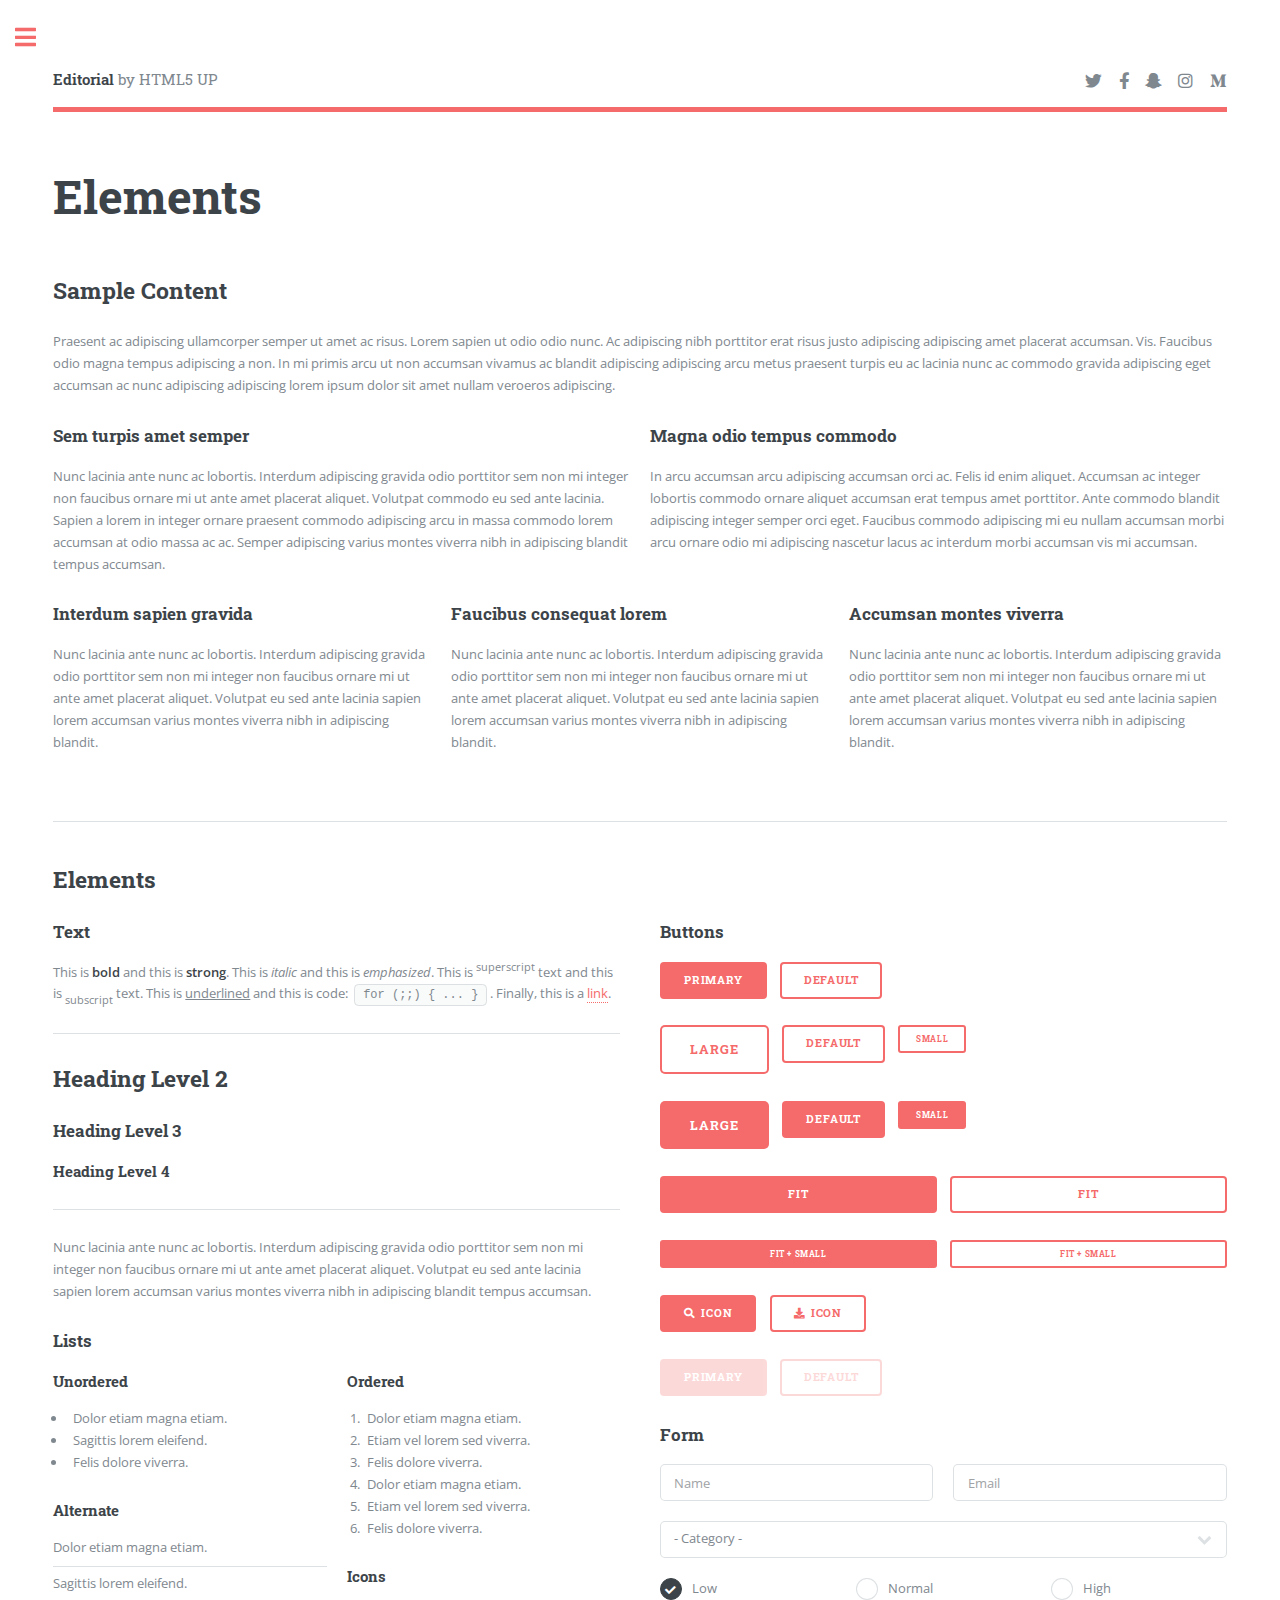
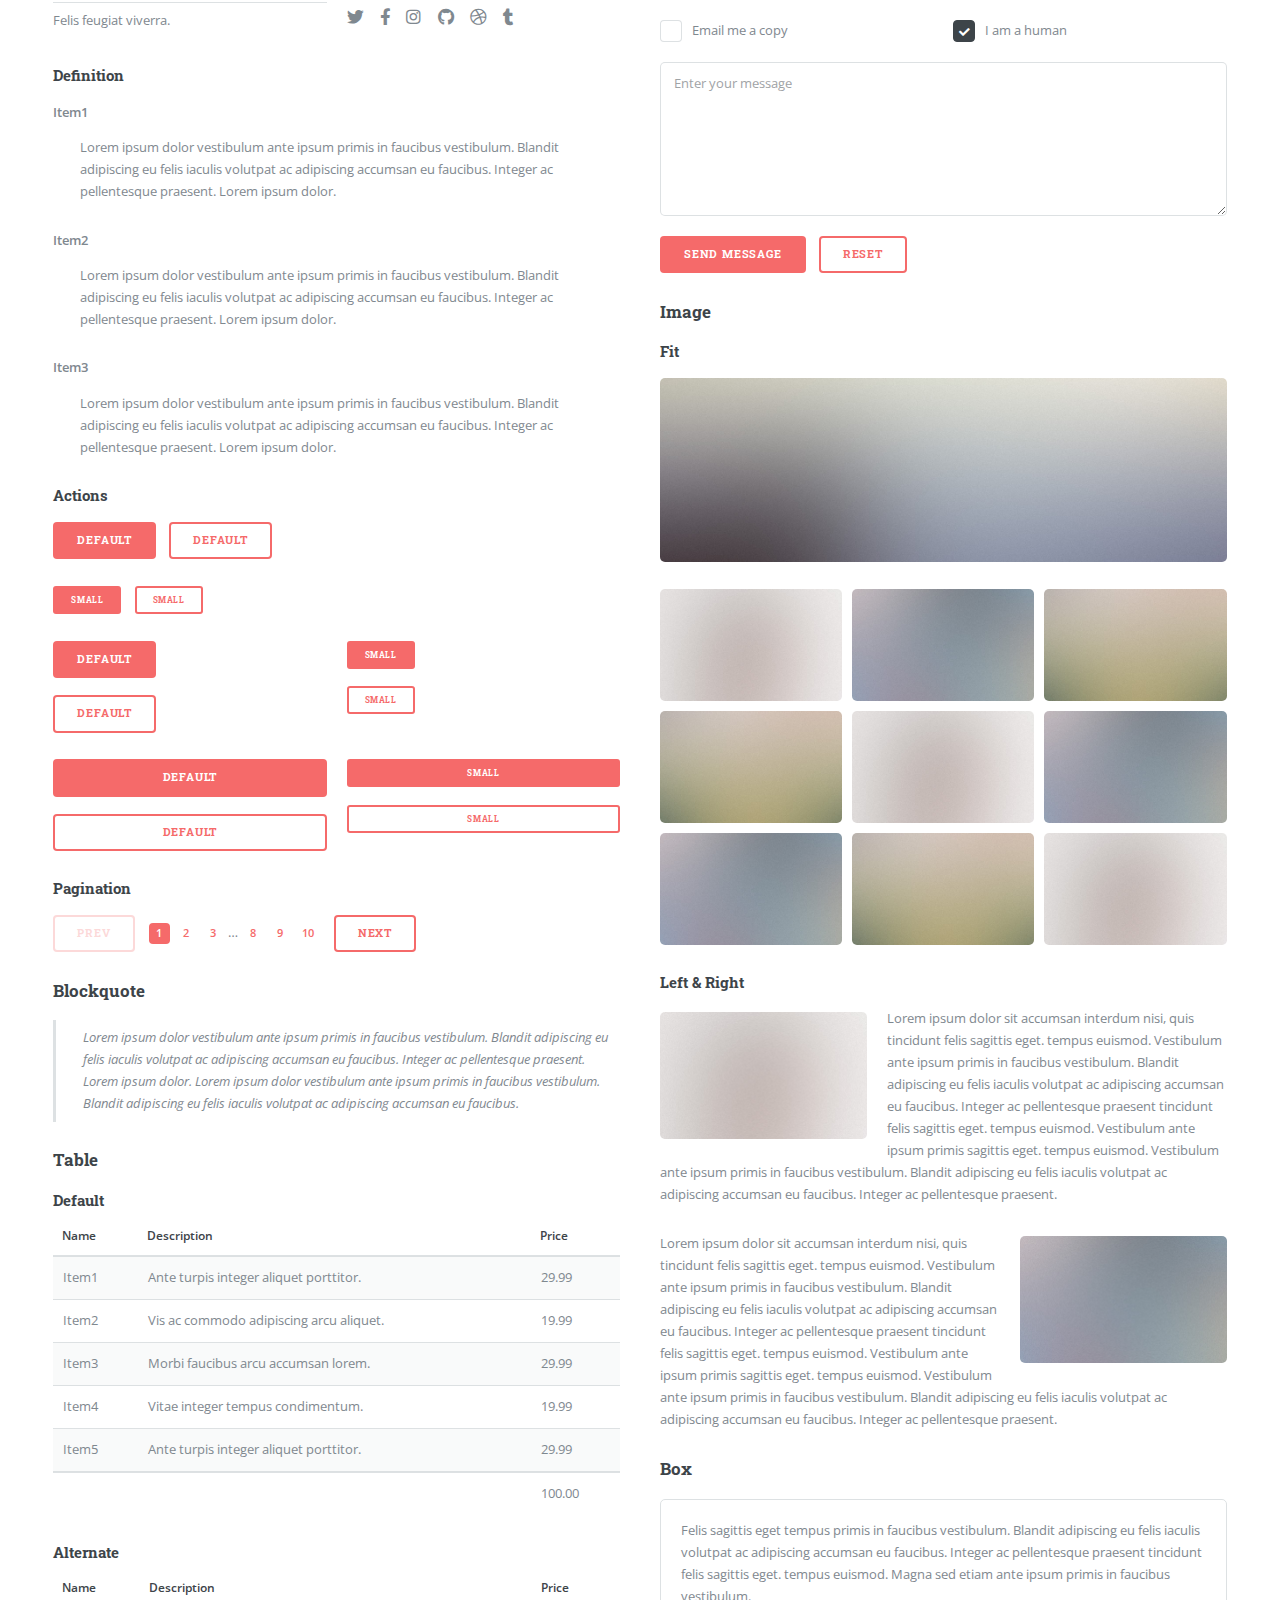
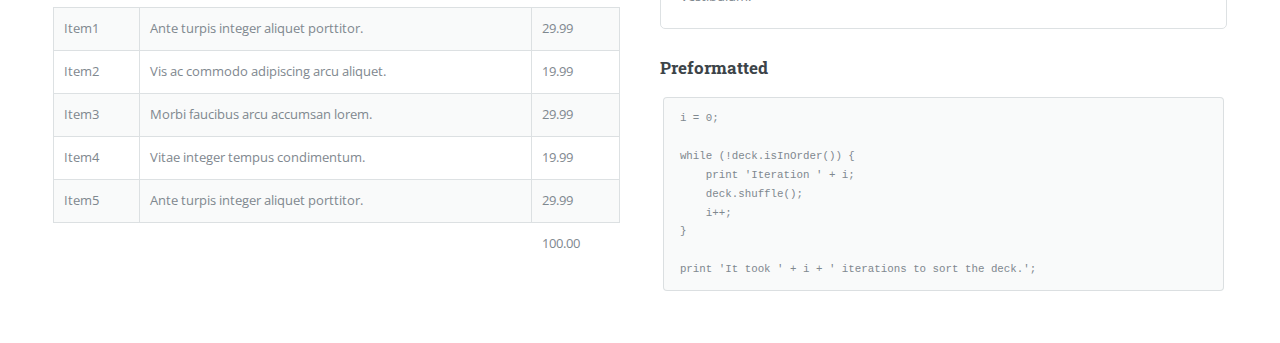
<file: elements.html>
<!DOCTYPE HTML>
<!--
	Editorial by HTML5 UP
	html5up.net | @ajlkn
	Free for personal and commercial use under the CCA 3.0 license (html5up.net/license)
-->
<html>
	<head>
		<title>Elements - Editorial by HTML5 UP</title>
		<meta charset="utf-8" />
		<meta name="viewport" content="width=device-width, initial-scale=1, user-scalable=no" />
		<link rel="stylesheet" href="assets/css/main.css" />
	</head>
	<body class="is-preload">

		<!-- Wrapper -->
			<div id="wrapper">

				<!-- Main -->
					<div id="main">
						<div class="inner">

							<!-- Header -->
								<header id="header">
									<a href="index.html" class="logo"><strong>Editorial</strong> by HTML5 UP</a>
									<ul class="icons">
										<li><a href="#" class="icon brands fa-twitter"><span class="label">Twitter</span></a></li>
										<li><a href="#" class="icon brands fa-facebook-f"><span class="label">Facebook</span></a></li>
										<li><a href="#" class="icon brands fa-snapchat-ghost"><span class="label">Snapchat</span></a></li>
										<li><a href="#" class="icon brands fa-instagram"><span class="label">Instagram</span></a></li>
										<li><a href="#" class="icon brands fa-medium-m"><span class="label">Medium</span></a></li>
									</ul>
								</header>

							<!-- Content -->
								<section>
									<header class="main">
										<h1>Elements</h1>
									</header>

									<!-- Content -->
										<h2 id="content">Sample Content</h2>
										<p>Praesent ac adipiscing ullamcorper semper ut amet ac risus. Lorem sapien ut odio odio nunc. Ac adipiscing nibh porttitor erat risus justo adipiscing adipiscing amet placerat accumsan. Vis. Faucibus odio magna tempus adipiscing a non. In mi primis arcu ut non accumsan vivamus ac blandit adipiscing adipiscing arcu metus praesent turpis eu ac lacinia nunc ac commodo gravida adipiscing eget accumsan ac nunc adipiscing adipiscing lorem ipsum dolor sit amet nullam veroeros adipiscing.</p>
										<div class="row">
											<div class="col-6 col-12-small">
												<h3>Sem turpis amet semper</h3>
												<p>Nunc lacinia ante nunc ac lobortis. Interdum adipiscing gravida odio porttitor sem non mi integer non faucibus ornare mi ut ante amet placerat aliquet. Volutpat commodo eu sed ante lacinia. Sapien a lorem in integer ornare praesent commodo adipiscing arcu in massa commodo lorem accumsan at odio massa ac ac. Semper adipiscing varius montes viverra nibh in adipiscing blandit tempus accumsan.</p>
											</div>
											<div class="col-6 col-12-small">
												<h3>Magna odio tempus commodo</h3>
												<p>In arcu accumsan arcu adipiscing accumsan orci ac. Felis id enim aliquet. Accumsan ac integer lobortis commodo ornare aliquet accumsan erat tempus amet porttitor. Ante commodo blandit adipiscing integer semper orci eget. Faucibus commodo adipiscing mi eu nullam accumsan morbi arcu ornare odio mi adipiscing nascetur lacus ac interdum morbi accumsan vis mi accumsan.</p>
											</div>
											<!-- Break -->
											<div class="col-4 col-12-medium">
												<h3>Interdum sapien gravida</h3>
												<p>Nunc lacinia ante nunc ac lobortis. Interdum adipiscing gravida odio porttitor sem non mi integer non faucibus ornare mi ut ante amet placerat aliquet. Volutpat eu sed ante lacinia sapien lorem accumsan varius montes viverra nibh in adipiscing blandit.</p>
											</div>
											<div class="col-4 col-12-medium">
												<h3>Faucibus consequat lorem</h3>
												<p>Nunc lacinia ante nunc ac lobortis. Interdum adipiscing gravida odio porttitor sem non mi integer non faucibus ornare mi ut ante amet placerat aliquet. Volutpat eu sed ante lacinia sapien lorem accumsan varius montes viverra nibh in adipiscing blandit.</p>
											</div>
											<div class="col-4 col-12-medium">
												<h3>Accumsan montes viverra</h3>
												<p>Nunc lacinia ante nunc ac lobortis. Interdum adipiscing gravida odio porttitor sem non mi integer non faucibus ornare mi ut ante amet placerat aliquet. Volutpat eu sed ante lacinia sapien lorem accumsan varius montes viverra nibh in adipiscing blandit.</p>
											</div>
										</div>

									<hr class="major" />

									<!-- Elements -->
										<h2 id="elements">Elements</h2>
										<div class="row gtr-200">
											<div class="col-6 col-12-medium">

												<!-- Text stuff -->
													<h3>Text</h3>
													<p>This is <b>bold</b> and this is <strong>strong</strong>. This is <i>italic</i> and this is <em>emphasized</em>.
													This is <sup>superscript</sup> text and this is <sub>subscript</sub> text.
													This is <u>underlined</u> and this is code: <code>for (;;) { ... }</code>.
													Finally, this is a <a href="#">link</a>.</p>
													<hr />
													<h2>Heading Level 2</h2>
													<h3>Heading Level 3</h3>
													<h4>Heading Level 4</h4>
													<hr />
													<p>Nunc lacinia ante nunc ac lobortis. Interdum adipiscing gravida odio porttitor sem non mi integer non faucibus ornare mi ut ante amet placerat aliquet. Volutpat eu sed ante lacinia sapien lorem accumsan varius montes viverra nibh in adipiscing blandit tempus accumsan.</p>

												<!-- Lists -->
													<h3>Lists</h3>
													<div class="row">
														<div class="col-6 col-12-small">

															<h4>Unordered</h4>
															<ul>
																<li>Dolor etiam magna etiam.</li>
																<li>Sagittis lorem eleifend.</li>
																<li>Felis dolore viverra.</li>
															</ul>

															<h4>Alternate</h4>
															<ul class="alt">
																<li>Dolor etiam magna etiam.</li>
																<li>Sagittis lorem eleifend.</li>
																<li>Felis feugiat viverra.</li>
															</ul>

														</div>
														<div class="col-6 col-12-small">

															<h4>Ordered</h4>
															<ol>
																<li>Dolor etiam magna etiam.</li>
																<li>Etiam vel lorem sed viverra.</li>
																<li>Felis dolore viverra.</li>
																<li>Dolor etiam magna etiam.</li>
																<li>Etiam vel lorem sed viverra.</li>
																<li>Felis dolore viverra.</li>
															</ol>

															<h4>Icons</h4>
															<ul class="icons">
																<li><a href="#" class="icon brands fa-twitter"><span class="label">Twitter</span></a></li>
																<li><a href="#" class="icon brands fa-facebook-f"><span class="label">Facebook</span></a></li>
																<li><a href="#" class="icon brands fa-instagram"><span class="label">Instagram</span></a></li>
																<li><a href="#" class="icon brands fa-github"><span class="label">Github</span></a></li>
																<li><a href="#" class="icon brands fa-dribbble"><span class="label">Dribbble</span></a></li>
																<li><a href="#" class="icon brands fa-tumblr"><span class="label">Tumblr</span></a></li>
															</ul>

														</div>
													</div>
													<h4>Definition</h4>
													<dl>
														<dt>Item1</dt>
														<dd>
															<p>Lorem ipsum dolor vestibulum ante ipsum primis in faucibus vestibulum. Blandit adipiscing eu felis iaculis volutpat ac adipiscing accumsan eu faucibus. Integer ac pellentesque praesent. Lorem ipsum dolor.</p>
														</dd>
														<dt>Item2</dt>
														<dd>
															<p>Lorem ipsum dolor vestibulum ante ipsum primis in faucibus vestibulum. Blandit adipiscing eu felis iaculis volutpat ac adipiscing accumsan eu faucibus. Integer ac pellentesque praesent. Lorem ipsum dolor.</p>
														</dd>
														<dt>Item3</dt>
														<dd>
															<p>Lorem ipsum dolor vestibulum ante ipsum primis in faucibus vestibulum. Blandit adipiscing eu felis iaculis volutpat ac adipiscing accumsan eu faucibus. Integer ac pellentesque praesent. Lorem ipsum dolor.</p>
														</dd>
													</dl>

													<h4>Actions</h4>
													<ul class="actions">
														<li><a href="#" class="button primary">Default</a></li>
														<li><a href="#" class="button">Default</a></li>
													</ul>
													<ul class="actions small">
														<li><a href="#" class="button primary small">Small</a></li>
														<li><a href="#" class="button small">Small</a></li>
													</ul>
													<div class="row">
														<div class="col-6 col-12-small">
															<ul class="actions stacked">
																<li><a href="#" class="button primary">Default</a></li>
																<li><a href="#" class="button">Default</a></li>
															</ul>
														</div>
														<div class="col-6 col-12-small">
															<ul class="actions stacked">
																<li><a href="#" class="button primary small">Small</a></li>
																<li><a href="#" class="button small">Small</a></li>
															</ul>
														</div>
														<div class="col-6 col-12-small">
															<ul class="actions stacked">
																<li><a href="#" class="button primary fit">Default</a></li>
																<li><a href="#" class="button fit">Default</a></li>
															</ul>
														</div>
														<div class="col-6 col-12-small">
															<ul class="actions stacked">
																<li><a href="#" class="button primary small fit">Small</a></li>
																<li><a href="#" class="button small fit">Small</a></li>
															</ul>
														</div>
													</div>

													<h4>Pagination</h4>
													<ul class="pagination">
														<li><span class="button disabled">Prev</span></li>
														<li><a href="#" class="page active">1</a></li>
														<li><a href="#" class="page">2</a></li>
														<li><a href="#" class="page">3</a></li>
														<li><span>&hellip;</span></li>
														<li><a href="#" class="page">8</a></li>
														<li><a href="#" class="page">9</a></li>
														<li><a href="#" class="page">10</a></li>
														<li><a href="#" class="button">Next</a></li>
													</ul>

												<!-- Blockquote -->
													<h3>Blockquote</h3>
													<blockquote>Lorem ipsum dolor vestibulum ante ipsum primis in faucibus vestibulum. Blandit adipiscing eu felis iaculis volutpat ac adipiscing accumsan eu faucibus. Integer ac pellentesque praesent. Lorem ipsum dolor. Lorem ipsum dolor vestibulum ante ipsum primis in faucibus vestibulum. Blandit adipiscing eu felis iaculis volutpat ac adipiscing accumsan eu faucibus.</blockquote>

												<!-- Table -->
													<h3>Table</h3>

													<h4>Default</h4>
													<div class="table-wrapper">
														<table>
															<thead>
																<tr>
																	<th>Name</th>
																	<th>Description</th>
																	<th>Price</th>
																</tr>
															</thead>
															<tbody>
																<tr>
																	<td>Item1</td>
																	<td>Ante turpis integer aliquet porttitor.</td>
																	<td>29.99</td>
																</tr>
																<tr>
																	<td>Item2</td>
																	<td>Vis ac commodo adipiscing arcu aliquet.</td>
																	<td>19.99</td>
																</tr>
																<tr>
																	<td>Item3</td>
																	<td> Morbi faucibus arcu accumsan lorem.</td>
																	<td>29.99</td>
																</tr>
																<tr>
																	<td>Item4</td>
																	<td>Vitae integer tempus condimentum.</td>
																	<td>19.99</td>
																</tr>
																<tr>
																	<td>Item5</td>
																	<td>Ante turpis integer aliquet porttitor.</td>
																	<td>29.99</td>
																</tr>
															</tbody>
															<tfoot>
																<tr>
																	<td colspan="2"></td>
																	<td>100.00</td>
																</tr>
															</tfoot>
														</table>
													</div>

													<h4>Alternate</h4>
													<div class="table-wrapper">
														<table class="alt">
															<thead>
																<tr>
																	<th>Name</th>
																	<th>Description</th>
																	<th>Price</th>
																</tr>
															</thead>
															<tbody>
																<tr>
																	<td>Item1</td>
																	<td>Ante turpis integer aliquet porttitor.</td>
																	<td>29.99</td>
																</tr>
																<tr>
																	<td>Item2</td>
																	<td>Vis ac commodo adipiscing arcu aliquet.</td>
																	<td>19.99</td>
																</tr>
																<tr>
																	<td>Item3</td>
																	<td> Morbi faucibus arcu accumsan lorem.</td>
																	<td>29.99</td>
																</tr>
																<tr>
																	<td>Item4</td>
																	<td>Vitae integer tempus condimentum.</td>
																	<td>19.99</td>
																</tr>
																<tr>
																	<td>Item5</td>
																	<td>Ante turpis integer aliquet porttitor.</td>
																	<td>29.99</td>
																</tr>
															</tbody>
															<tfoot>
																<tr>
																	<td colspan="2"></td>
																	<td>100.00</td>
																</tr>
															</tfoot>
														</table>
													</div>

											</div>
											<div class="col-6 col-12-medium">

												<!-- Buttons -->
													<h3>Buttons</h3>
													<ul class="actions">
														<li><a href="#" class="button primary">Primary</a></li>
														<li><a href="#" class="button">Default</a></li>
													</ul>
													<ul class="actions">
														<li><a href="#" class="button large">Large</a></li>
														<li><a href="#" class="button">Default</a></li>
														<li><a href="#" class="button small">Small</a></li>
													</ul>
													<ul class="actions">
														<li><a href="#" class="button primary large">Large</a></li>
														<li><a href="#" class="button primary">Default</a></li>
														<li><a href="#" class="button primary small">Small</a></li>
													</ul>
													<ul class="actions fit">
														<li><a href="#" class="button primary fit">Fit</a></li>
														<li><a href="#" class="button fit">Fit</a></li>
													</ul>
													<ul class="actions fit small">
														<li><a href="#" class="button primary fit small">Fit + Small</a></li>
														<li><a href="#" class="button fit small">Fit + Small</a></li>
													</ul>
													<ul class="actions">
														<li><a href="#" class="button primary icon solid fa-search">Icon</a></li>
														<li><a href="#" class="button icon solid fa-download">Icon</a></li>
													</ul>
													<ul class="actions">
														<li><span class="button primary disabled">Primary</span></li>
														<li><span class="button disabled">Default</span></li>
													</ul>

												<!-- Form -->
													<h3>Form</h3>

													<form method="post" action="#">
														<div class="row gtr-uniform">
															<div class="col-6 col-12-xsmall">
																<input type="text" name="demo-name" id="demo-name" value="" placeholder="Name" />
															</div>
															<div class="col-6 col-12-xsmall">
																<input type="email" name="demo-email" id="demo-email" value="" placeholder="Email" />
															</div>
															<!-- Break -->
															<div class="col-12">
																<select name="demo-category" id="demo-category">
																	<option value="">- Category -</option>
																	<option value="1">Manufacturing</option>
																	<option value="1">Shipping</option>
																	<option value="1">Administration</option>
																	<option value="1">Human Resources</option>
																</select>
															</div>
															<!-- Break -->
															<div class="col-4 col-12-small">
																<input type="radio" id="demo-priority-low" name="demo-priority" checked>
																<label for="demo-priority-low">Low</label>
															</div>
															<div class="col-4 col-12-small">
																<input type="radio" id="demo-priority-normal" name="demo-priority">
																<label for="demo-priority-normal">Normal</label>
															</div>
															<div class="col-4 col-12-small">
																<input type="radio" id="demo-priority-high" name="demo-priority">
																<label for="demo-priority-high">High</label>
															</div>
															<!-- Break -->
															<div class="col-6 col-12-small">
																<input type="checkbox" id="demo-copy" name="demo-copy">
																<label for="demo-copy">Email me a copy</label>
															</div>
															<div class="col-6 col-12-small">
																<input type="checkbox" id="demo-human" name="demo-human" checked>
																<label for="demo-human">I am a human</label>
															</div>
															<!-- Break -->
															<div class="col-12">
																<textarea name="demo-message" id="demo-message" placeholder="Enter your message" rows="6"></textarea>
															</div>
															<!-- Break -->
															<div class="col-12">
																<ul class="actions">
																	<li><input type="submit" value="Send Message" class="primary" /></li>
																	<li><input type="reset" value="Reset" /></li>
																</ul>
															</div>
														</div>
													</form>

												<!-- Image -->
													<h3>Image</h3>

													<h4>Fit</h4>
													<span class="image fit"><img src="images/pic11.jpg" alt="" /></span>
													<div class="box alt">
														<div class="row gtr-50 gtr-uniform">
															<div class="col-4"><span class="image fit"><img src="images/pic01.jpg" alt="" /></span></div>
															<div class="col-4"><span class="image fit"><img src="images/pic02.jpg" alt="" /></span></div>
															<div class="col-4"><span class="image fit"><img src="images/pic03.jpg" alt="" /></span></div>
															<!-- Break -->
															<div class="col-4"><span class="image fit"><img src="images/pic03.jpg" alt="" /></span></div>
															<div class="col-4"><span class="image fit"><img src="images/pic01.jpg" alt="" /></span></div>
															<div class="col-4"><span class="image fit"><img src="images/pic02.jpg" alt="" /></span></div>
															<!-- Break -->
															<div class="col-4"><span class="image fit"><img src="images/pic02.jpg" alt="" /></span></div>
															<div class="col-4"><span class="image fit"><img src="images/pic03.jpg" alt="" /></span></div>
															<div class="col-4"><span class="image fit"><img src="images/pic01.jpg" alt="" /></span></div>
														</div>
													</div>

													<h4>Left &amp; Right</h4>
													<p><span class="image left"><img src="images/pic01.jpg" alt="" /></span>Lorem ipsum dolor sit accumsan interdum nisi, quis tincidunt felis sagittis eget. tempus euismod. Vestibulum ante ipsum primis in faucibus vestibulum. Blandit adipiscing eu felis iaculis volutpat ac adipiscing accumsan eu faucibus. Integer ac pellentesque praesent tincidunt felis sagittis eget. tempus euismod. Vestibulum ante ipsum primis sagittis eget. tempus euismod. Vestibulum ante ipsum primis in faucibus vestibulum. Blandit adipiscing eu felis iaculis volutpat ac adipiscing accumsan eu faucibus. Integer ac pellentesque praesent.</p>
													<p><span class="image right"><img src="images/pic02.jpg" alt="" /></span>Lorem ipsum dolor sit accumsan interdum nisi, quis tincidunt felis sagittis eget. tempus euismod. Vestibulum ante ipsum primis in faucibus vestibulum. Blandit adipiscing eu felis iaculis volutpat ac adipiscing accumsan eu faucibus. Integer ac pellentesque praesent tincidunt felis sagittis eget. tempus euismod. Vestibulum ante ipsum primis sagittis eget. tempus euismod. Vestibulum ante ipsum primis in faucibus vestibulum. Blandit adipiscing eu felis iaculis volutpat ac adipiscing accumsan eu faucibus. Integer ac pellentesque praesent.</p>

												<!-- Box -->
													<h3>Box</h3>
													<div class="box">
														<p>Felis sagittis eget tempus primis in faucibus vestibulum. Blandit adipiscing eu felis iaculis volutpat ac adipiscing accumsan eu faucibus. Integer ac pellentesque praesent tincidunt felis sagittis eget. tempus euismod. Magna sed etiam ante ipsum primis in faucibus vestibulum.</p>
													</div>

												<!-- Preformatted Code -->
													<h3>Preformatted</h3>
													<pre><code>i = 0;

while (!deck.isInOrder()) {
    print 'Iteration ' + i;
    deck.shuffle();
    i++;
}

print 'It took ' + i + ' iterations to sort the deck.';
</code></pre>

											</div>
										</div>

								</section>

						</div>
					</div>

				<!-- Sidebar -->
					<div id="sidebar">
						<div class="inner">

							<!-- Search -->
								<section id="search" class="alt">
									<form method="post" action="#">
										<input type="text" name="query" id="query" placeholder="Search" />
									</form>
								</section>

							<!-- Menu -->
								<nav id="menu">
									<header class="major">
										<h2>Menu</h2>
									</header>
									<ul>
										<li><a href="index.html">Homepage</a></li>
										<li><a href="generic.html">Generic</a></li>
										<li><a href="elements.html">Elements</a></li>
										<li>
											<span class="opener">Submenu</span>
											<ul>
												<li><a href="#">Lorem Dolor</a></li>
												<li><a href="#">Ipsum Adipiscing</a></li>
												<li><a href="#">Tempus Magna</a></li>
												<li><a href="#">Feugiat Veroeros</a></li>
											</ul>
										</li>
										<li><a href="#">Etiam Dolore</a></li>
										<li><a href="#">Adipiscing</a></li>
										<li>
											<span class="opener">Another Submenu</span>
											<ul>
												<li><a href="#">Lorem Dolor</a></li>
												<li><a href="#">Ipsum Adipiscing</a></li>
												<li><a href="#">Tempus Magna</a></li>
												<li><a href="#">Feugiat Veroeros</a></li>
											</ul>
										</li>
										<li><a href="#">Maximus Erat</a></li>
										<li><a href="#">Sapien Mauris</a></li>
										<li><a href="#">Amet Lacinia</a></li>
									</ul>
								</nav>

							<!-- Section -->
								<section>
									<header class="major">
										<h2>Ante interdum</h2>
									</header>
									<div class="mini-posts">
										<article>
											<a href="#" class="image"><img src="images/pic07.jpg" alt="" /></a>
											<p>Aenean ornare velit lacus, ac varius enim lorem ullamcorper dolore aliquam.</p>
										</article>
										<article>
											<a href="#" class="image"><img src="images/pic08.jpg" alt="" /></a>
											<p>Aenean ornare velit lacus, ac varius enim lorem ullamcorper dolore aliquam.</p>
										</article>
										<article>
											<a href="#" class="image"><img src="images/pic09.jpg" alt="" /></a>
											<p>Aenean ornare velit lacus, ac varius enim lorem ullamcorper dolore aliquam.</p>
										</article>
									</div>
									<ul class="actions">
										<li><a href="#" class="button">More</a></li>
									</ul>
								</section>

							<!-- Section -->
								<section>
									<header class="major">
										<h2>Get in touch</h2>
									</header>
									<p>Sed varius enim lorem ullamcorper dolore aliquam aenean ornare velit lacus, ac varius enim lorem ullamcorper dolore. Proin sed aliquam facilisis ante interdum. Sed nulla amet lorem feugiat tempus aliquam.</p>
									<ul class="contact">
										<li class="icon solid fa-envelope"><a href="#">information@untitled.tld</a></li>
										<li class="icon solid fa-phone">(000) 000-0000</li>
										<li class="icon solid fa-home">1234 Somewhere Road #8254<br />
										Nashville, TN 00000-0000</li>
									</ul>
								</section>

							<!-- Footer -->
								<footer id="footer">
									<p class="copyright">&copy; Untitled. All rights reserved. Demo Images: <a href="https://unsplash.com">Unsplash</a>. Design: <a href="https://html5up.net">HTML5 UP</a>.</p>
								</footer>

						</div>
					</div>

			</div>

		<!-- Scripts -->
			<script src="assets/js/jquery.min.js"></script>
			<script src="assets/js/browser.min.js"></script>
			<script src="assets/js/breakpoints.min.js"></script>
			<script src="assets/js/util.js"></script>
			<script src="assets/js/main.js"></script>

	</body>
</html>
</file>
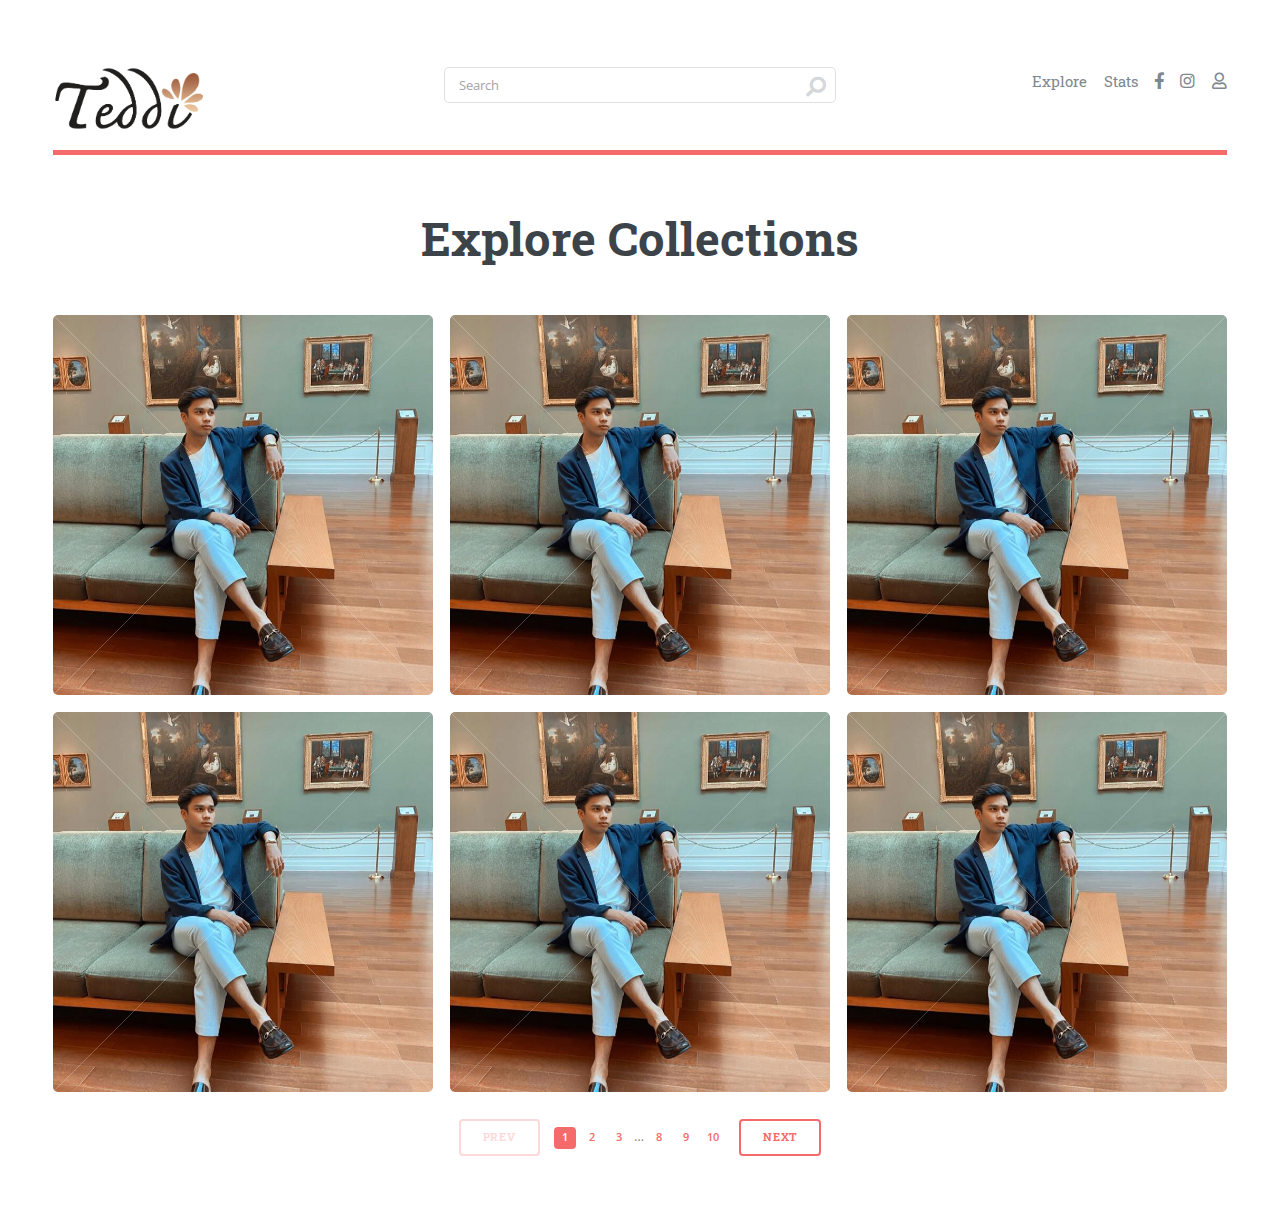
<file: explore.html>
<!DOCTYPE HTML>
<!--
	Phantom by HTML5 UP
	html5up.net | @ajlkn
	Free for personal and commercial use under the CCA 3.0 license (html5up.net/license)
-->
<html>
	<head>
		<title>Teddi</title>
		<meta charset="utf-8" />
		<meta name="viewport" content="width=device-width, initial-scale=1, user-scalable=no" />
		<link rel="stylesheet" href="assets/css/main.css" />
		<noscript><link rel="stylesheet" href="assets2/css/noscript.css" /></noscript>
		<link rel="icon" type="images/teddi-icon.jpg" href="images/teddi-icon.jpg" />
	</head>
	<body class="is-preload">
		<!-- Wrapper -->
			<div id="wrapper">
				<!-- Main -->
				<div id="main">
					<div class="inner">
						<!-- Header -->
						<header id="header">
							<a href="index.html" class="logo" >
								<span class="symbol" ><img src="images/logo.png" alt="" height="63" width="150"/></span>
							</a>
							<section id="search" class="alt">
								<form method="post" action="#">
									<input type="text" name="query" id="query" placeholder="Search" />
								</form>
							</section>
							<ul class="icons">
								<li><a href="explore.html" class="logo">Explore</a></li>
								<li><a href="stats.html" class="logo">Stats</a></li>
								<li><a href="https://www.facebook.com/j.j.movie/" class="icon brands fa-facebook-f"><span class="label">Facebook</span></a></li>
								<li><a href="https://www.instagram.com/studioteddi/" class="icon brands fa-instagram"><span class="label">Instagram</span></a></li>
								<li><a href="profile.html" class="icon fa-duotone fa-user"><span class="label">Profile</span></a></li>
							</ul>
						</header>
						<section>
							<header class="main">
								<h1 style="text-align:center;">Explore Collections</h1>
							</header>

							<section class="tiles">
								<article>
									<span class="image">
										<img src="images/gai.jpg" alt="" />
									</span>
									<a href="product.html">
										<div class="content">
											<h2 style="color:rgb(255, 255, 255)">Picasso Art</h2>
											<p>Pablo Ruiz Picasso (25 October 1881 – 8 April 1973) was a Spanish painter, sculptor, printmaker, ceramicist and theatre designer who spent most of his adult life in France.</p>
										</div>
									</a>
								</article>
								<article>
									<span class="image">
										<img src="images/gai.jpg" alt="" />
									</span>
									<a href="product.html">
										<div class="content">
											<h2 style="color:rgb(255, 255, 255)">Picasso Art</h2>
											<p>Pablo Ruiz Picasso (25 October 1881 – 8 April 1973) was a Spanish painter, sculptor, printmaker, ceramicist and theatre designer who spent most of his adult life in France.</p>
										</div>
									</a>
								</article>
								<article>
									<span class="image">
										<img src="images/gai.jpg" alt="" />
									</span>
									<a href="product.html">
										<div class="content">
											<h2 style="color:rgb(255, 255, 255)">Picasso Art</h2>
											<p>Pablo Ruiz Picasso (25 October 1881 – 8 April 1973) was a Spanish painter, sculptor, printmaker, ceramicist and theatre designer who spent most of his adult life in France.</p>
										</div>
									</a>
								</article>
								<article>
									<span class="image">
										<img src="images/gai.jpg" alt="" />
									</span>
									<a href="product.html">
										<div class="content">
											<h2 style="color:rgb(255, 255, 255)">Picasso Art</h2>
											<p>Pablo Ruiz Picasso (25 October 1881 – 8 April 1973) was a Spanish painter, sculptor, printmaker, ceramicist and theatre designer who spent most of his adult life in France.</p>
										</div>
									</a>
								</article>
								<article>
									<span class="image">
										<img src="images/gai.jpg" alt="" />
									</span>
									<a href="product.html">
										<div class="content">
											<h2 style="color:rgb(255, 255, 255)">Picasso Art</h2>
											<p>Pablo Ruiz Picasso (25 October 1881 – 8 April 1973) was a Spanish painter, sculptor, printmaker, ceramicist and theatre designer who spent most of his adult life in France.</p>
										</div>
									</a>
								</article>
								<article>
									<span class="image">
										<img src="images/gai.jpg" alt="" />
									</span>
									<a href="product.html">
										<div class="content">
											<h2 style="color:rgb(255, 255, 255)">Picasso Art</h2>
											<p>Pablo Ruiz Picasso (25 October 1881 – 8 April 1973) was a Spanish painter, sculptor, printmaker, ceramicist and theatre designer who spent most of his adult life in France.</p>
										</div>
									</a>
								</article>
							</section>
						</section>
						<div class="row">
							<div style="margin: auto;">
								<ul class="pagination">
									<li><span class="button disabled">Prev</span></li>
									<li><a href="#" class="page active">1</a></li>
									<li><a href="#" class="page">2</a></li>
									<li><a href="#" class="page">3</a></li>
									<li><span>&hellip;</span></li>
									<li><a href="#" class="page">8</a></li>
									<li><a href="#" class="page">9</a></li>
									<li><a href="#" class="page">10</a></li>
									<li><a href="#" class="button">Next</a></li>
								</ul>
							</div>
						</div>
					</div>
				</div>
			</div>

			<footer id="footer">
				<br>
				<br>
			</footer>

		<!-- Scripts -->
			<script src="assets/js/jquery.min.js"></script>
			<script src="assets/js/browser.min.js"></script>
			<script src="assets/js/breakpoints.min.js"></script>
			<script src="assets/js/util.js"></script>
			<script src="assets/js/main.js"></script>

	</body>
</html>
</file>
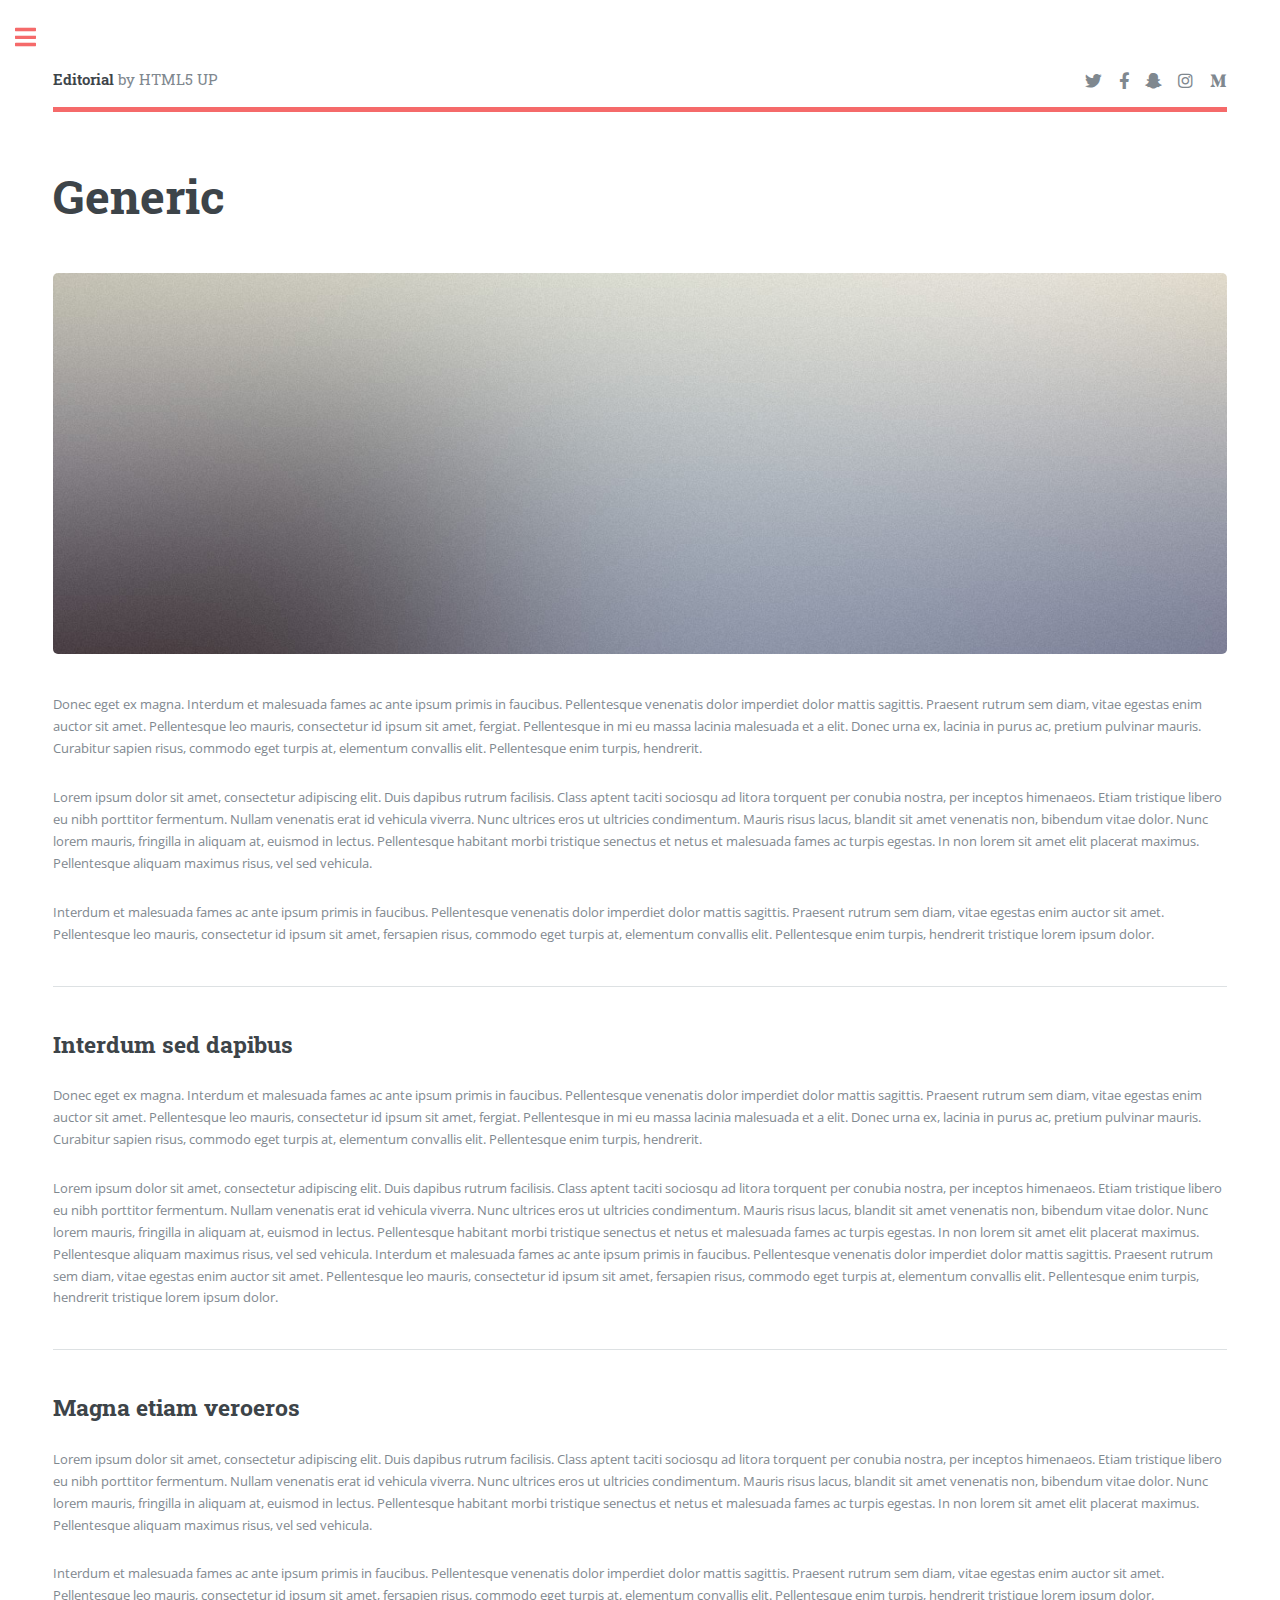
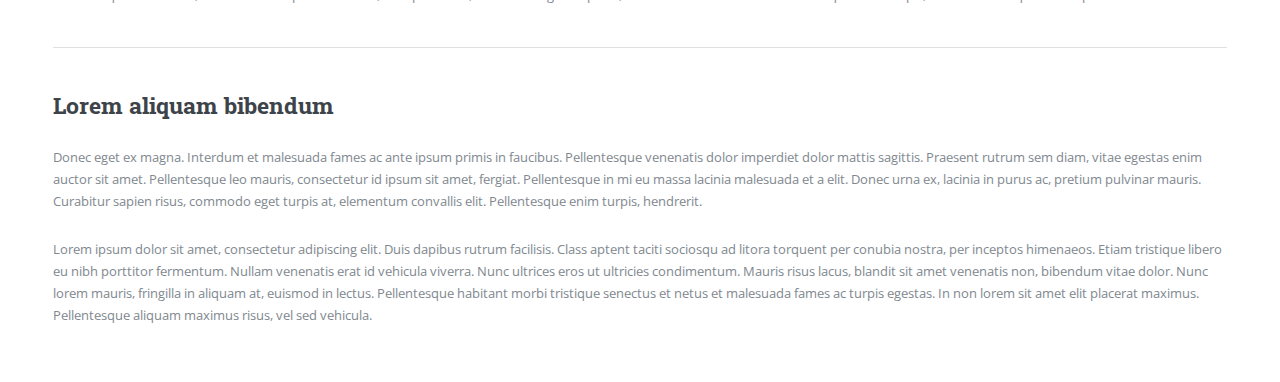
<file: generic.html>
<!DOCTYPE HTML>
<!--
	Editorial by HTML5 UP
	html5up.net | @ajlkn
	Free for personal and commercial use under the CCA 3.0 license (html5up.net/license)
-->
<html>
	<head>
		<title>Generic - Editorial by HTML5 UP</title>
		<meta charset="utf-8" />
		<meta name="viewport" content="width=device-width, initial-scale=1, user-scalable=no" />
		<link rel="stylesheet" href="assets/css/main.css" />
	</head>
	<body class="is-preload">

		<!-- Wrapper -->
			<div id="wrapper">

				<!-- Main -->
					<div id="main">
						<div class="inner">

							<!-- Header -->
								<header id="header">
									<a href="index.html" class="logo"><strong>Editorial</strong> by HTML5 UP</a>
									<ul class="icons">
										<li><a href="#" class="icon brands fa-twitter"><span class="label">Twitter</span></a></li>
										<li><a href="#" class="icon brands fa-facebook-f"><span class="label">Facebook</span></a></li>
										<li><a href="#" class="icon brands fa-snapchat-ghost"><span class="label">Snapchat</span></a></li>
										<li><a href="#" class="icon brands fa-instagram"><span class="label">Instagram</span></a></li>
										<li><a href="#" class="icon brands fa-medium-m"><span class="label">Medium</span></a></li>
									</ul>
								</header>

							<!-- Content -->
								<section>
									<header class="main">
										<h1>Generic</h1>
									</header>

									<span class="image main"><img src="images/pic11.jpg" alt="" /></span>

									<p>Donec eget ex magna. Interdum et malesuada fames ac ante ipsum primis in faucibus. Pellentesque venenatis dolor imperdiet dolor mattis sagittis. Praesent rutrum sem diam, vitae egestas enim auctor sit amet. Pellentesque leo mauris, consectetur id ipsum sit amet, fergiat. Pellentesque in mi eu massa lacinia malesuada et a elit. Donec urna ex, lacinia in purus ac, pretium pulvinar mauris. Curabitur sapien risus, commodo eget turpis at, elementum convallis elit. Pellentesque enim turpis, hendrerit.</p>
									<p>Lorem ipsum dolor sit amet, consectetur adipiscing elit. Duis dapibus rutrum facilisis. Class aptent taciti sociosqu ad litora torquent per conubia nostra, per inceptos himenaeos. Etiam tristique libero eu nibh porttitor fermentum. Nullam venenatis erat id vehicula viverra. Nunc ultrices eros ut ultricies condimentum. Mauris risus lacus, blandit sit amet venenatis non, bibendum vitae dolor. Nunc lorem mauris, fringilla in aliquam at, euismod in lectus. Pellentesque habitant morbi tristique senectus et netus et malesuada fames ac turpis egestas. In non lorem sit amet elit placerat maximus. Pellentesque aliquam maximus risus, vel sed vehicula.</p>
									<p>Interdum et malesuada fames ac ante ipsum primis in faucibus. Pellentesque venenatis dolor imperdiet dolor mattis sagittis. Praesent rutrum sem diam, vitae egestas enim auctor sit amet. Pellentesque leo mauris, consectetur id ipsum sit amet, fersapien risus, commodo eget turpis at, elementum convallis elit. Pellentesque enim turpis, hendrerit tristique lorem ipsum dolor.</p>

									<hr class="major" />

									<h2>Interdum sed dapibus</h2>
									<p>Donec eget ex magna. Interdum et malesuada fames ac ante ipsum primis in faucibus. Pellentesque venenatis dolor imperdiet dolor mattis sagittis. Praesent rutrum sem diam, vitae egestas enim auctor sit amet. Pellentesque leo mauris, consectetur id ipsum sit amet, fergiat. Pellentesque in mi eu massa lacinia malesuada et a elit. Donec urna ex, lacinia in purus ac, pretium pulvinar mauris. Curabitur sapien risus, commodo eget turpis at, elementum convallis elit. Pellentesque enim turpis, hendrerit.</p>
									<p>Lorem ipsum dolor sit amet, consectetur adipiscing elit. Duis dapibus rutrum facilisis. Class aptent taciti sociosqu ad litora torquent per conubia nostra, per inceptos himenaeos. Etiam tristique libero eu nibh porttitor fermentum. Nullam venenatis erat id vehicula viverra. Nunc ultrices eros ut ultricies condimentum. Mauris risus lacus, blandit sit amet venenatis non, bibendum vitae dolor. Nunc lorem mauris, fringilla in aliquam at, euismod in lectus. Pellentesque habitant morbi tristique senectus et netus et malesuada fames ac turpis egestas. In non lorem sit amet elit placerat maximus. Pellentesque aliquam maximus risus, vel sed vehicula. Interdum et malesuada fames ac ante ipsum primis in faucibus. Pellentesque venenatis dolor imperdiet dolor mattis sagittis. Praesent rutrum sem diam, vitae egestas enim auctor sit amet. Pellentesque leo mauris, consectetur id ipsum sit amet, fersapien risus, commodo eget turpis at, elementum convallis elit. Pellentesque enim turpis, hendrerit tristique lorem ipsum dolor.</p>

									<hr class="major" />

									<h2>Magna etiam veroeros</h2>
									<p>Lorem ipsum dolor sit amet, consectetur adipiscing elit. Duis dapibus rutrum facilisis. Class aptent taciti sociosqu ad litora torquent per conubia nostra, per inceptos himenaeos. Etiam tristique libero eu nibh porttitor fermentum. Nullam venenatis erat id vehicula viverra. Nunc ultrices eros ut ultricies condimentum. Mauris risus lacus, blandit sit amet venenatis non, bibendum vitae dolor. Nunc lorem mauris, fringilla in aliquam at, euismod in lectus. Pellentesque habitant morbi tristique senectus et netus et malesuada fames ac turpis egestas. In non lorem sit amet elit placerat maximus. Pellentesque aliquam maximus risus, vel sed vehicula.</p>
									<p>Interdum et malesuada fames ac ante ipsum primis in faucibus. Pellentesque venenatis dolor imperdiet dolor mattis sagittis. Praesent rutrum sem diam, vitae egestas enim auctor sit amet. Pellentesque leo mauris, consectetur id ipsum sit amet, fersapien risus, commodo eget turpis at, elementum convallis elit. Pellentesque enim turpis, hendrerit tristique lorem ipsum dolor.</p>

									<hr class="major" />

									<h2>Lorem aliquam bibendum</h2>
									<p>Donec eget ex magna. Interdum et malesuada fames ac ante ipsum primis in faucibus. Pellentesque venenatis dolor imperdiet dolor mattis sagittis. Praesent rutrum sem diam, vitae egestas enim auctor sit amet. Pellentesque leo mauris, consectetur id ipsum sit amet, fergiat. Pellentesque in mi eu massa lacinia malesuada et a elit. Donec urna ex, lacinia in purus ac, pretium pulvinar mauris. Curabitur sapien risus, commodo eget turpis at, elementum convallis elit. Pellentesque enim turpis, hendrerit.</p>
									<p>Lorem ipsum dolor sit amet, consectetur adipiscing elit. Duis dapibus rutrum facilisis. Class aptent taciti sociosqu ad litora torquent per conubia nostra, per inceptos himenaeos. Etiam tristique libero eu nibh porttitor fermentum. Nullam venenatis erat id vehicula viverra. Nunc ultrices eros ut ultricies condimentum. Mauris risus lacus, blandit sit amet venenatis non, bibendum vitae dolor. Nunc lorem mauris, fringilla in aliquam at, euismod in lectus. Pellentesque habitant morbi tristique senectus et netus et malesuada fames ac turpis egestas. In non lorem sit amet elit placerat maximus. Pellentesque aliquam maximus risus, vel sed vehicula.</p>

								</section>

						</div>
					</div>

				<!-- Sidebar -->
					<div id="sidebar">
						<div class="inner">

							<!-- Search -->
								<section id="search" class="alt">
									<form method="post" action="#">
										<input type="text" name="query" id="query" placeholder="Search" />
									</form>
								</section>

							<!-- Menu -->
								<nav id="menu">
									<header class="major">
										<h2>Menu</h2>
									</header>
									<ul>
										<li><a href="index.html">Homepage</a></li>
										<li><a href="generic.html">Generic</a></li>
										<li><a href="elements.html">Elements</a></li>
										<li>
											<span class="opener">Submenu</span>
											<ul>
												<li><a href="#">Lorem Dolor</a></li>
												<li><a href="#">Ipsum Adipiscing</a></li>
												<li><a href="#">Tempus Magna</a></li>
												<li><a href="#">Feugiat Veroeros</a></li>
											</ul>
										</li>
										<li><a href="#">Etiam Dolore</a></li>
										<li><a href="#">Adipiscing</a></li>
										<li>
											<span class="opener">Another Submenu</span>
											<ul>
												<li><a href="#">Lorem Dolor</a></li>
												<li><a href="#">Ipsum Adipiscing</a></li>
												<li><a href="#">Tempus Magna</a></li>
												<li><a href="#">Feugiat Veroeros</a></li>
											</ul>
										</li>
										<li><a href="#">Maximus Erat</a></li>
										<li><a href="#">Sapien Mauris</a></li>
										<li><a href="#">Amet Lacinia</a></li>
									</ul>
								</nav>

							<!-- Section -->
								<section>
									<header class="major">
										<h2>Ante interdum</h2>
									</header>
									<div class="mini-posts">
										<article>
											<a href="#" class="image"><img src="images/pic07.jpg" alt="" /></a>
											<p>Aenean ornare velit lacus, ac varius enim lorem ullamcorper dolore aliquam.</p>
										</article>
										<article>
											<a href="#" class="image"><img src="images/pic08.jpg" alt="" /></a>
											<p>Aenean ornare velit lacus, ac varius enim lorem ullamcorper dolore aliquam.</p>
										</article>
										<article>
											<a href="#" class="image"><img src="images/pic09.jpg" alt="" /></a>
											<p>Aenean ornare velit lacus, ac varius enim lorem ullamcorper dolore aliquam.</p>
										</article>
									</div>
									<ul class="actions">
										<li><a href="#" class="button">More</a></li>
									</ul>
								</section>

							<!-- Section -->
								<section>
									<header class="major">
										<h2>Get in touch</h2>
									</header>
									<p>Sed varius enim lorem ullamcorper dolore aliquam aenean ornare velit lacus, ac varius enim lorem ullamcorper dolore. Proin sed aliquam facilisis ante interdum. Sed nulla amet lorem feugiat tempus aliquam.</p>
									<ul class="contact">
										<li class="icon solid fa-envelope"><a href="#">information@untitled.tld</a></li>
										<li class="icon solid fa-phone">(000) 000-0000</li>
										<li class="icon solid fa-home">1234 Somewhere Road #8254<br />
										Nashville, TN 00000-0000</li>
									</ul>
								</section>

							<!-- Footer -->
								<footer id="footer">
									<p class="copyright">&copy; Untitled. All rights reserved. Demo Images: <a href="https://unsplash.com">Unsplash</a>. Design: <a href="https://html5up.net">HTML5 UP</a>.</p>
								</footer>

						</div>
					</div>

			</div>

		<!-- Scripts -->
			<script src="assets/js/jquery.min.js"></script>
			<script src="assets/js/browser.min.js"></script>
			<script src="assets/js/breakpoints.min.js"></script>
			<script src="assets/js/util.js"></script>
			<script src="assets/js/main.js"></script>

	</body>
</html>
</file>
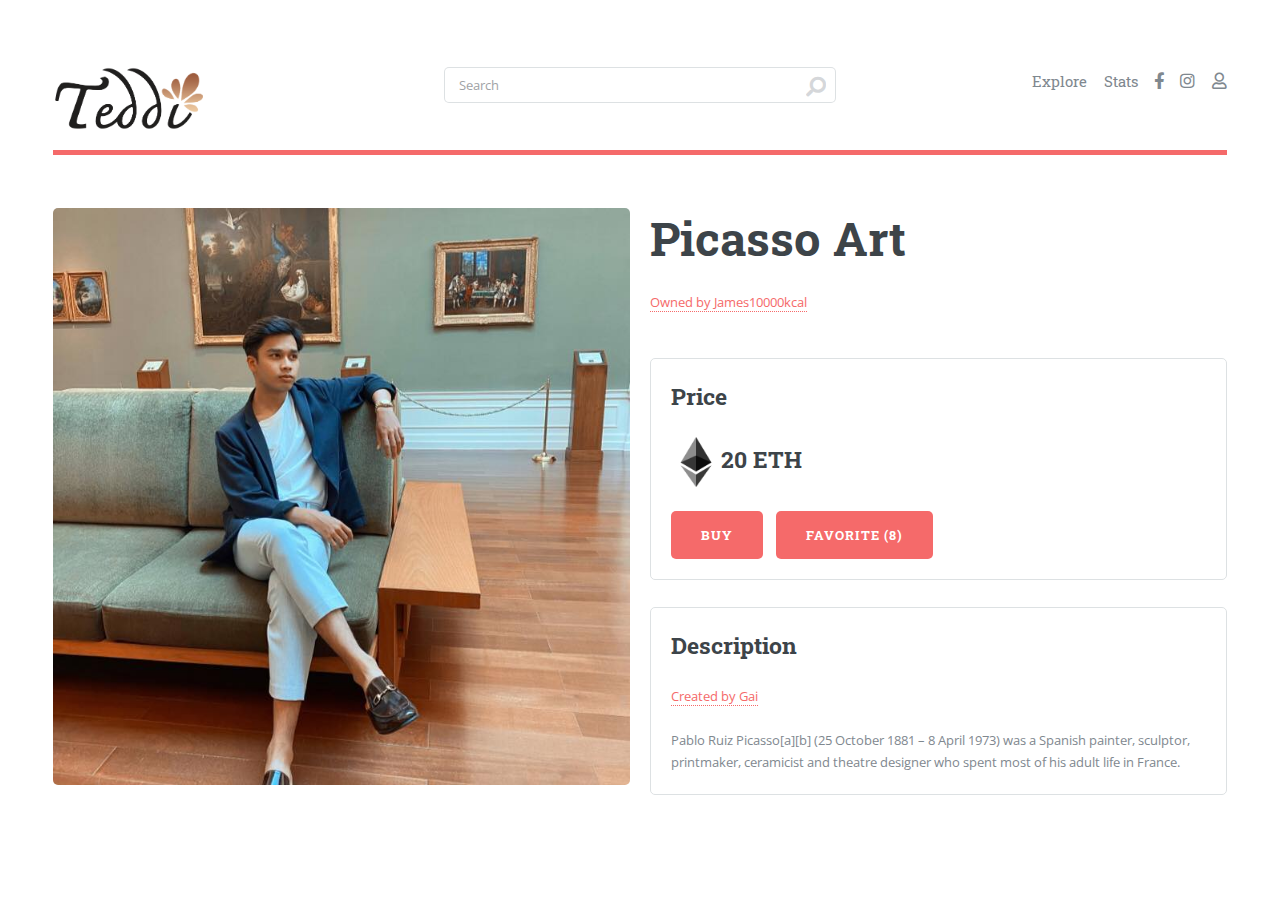
<file: product.html>
<!DOCTYPE HTML>
<!--
	Phantom by HTML5 UP
	html5up.net | @ajlkn
	Free for personal and commercial use under the CCA 3.0 license (html5up.net/license)
-->
<html>
	<head>
		<title>Teddi</title>
		<meta charset="utf-8" />
		<meta name="viewport" content="width=device-width, initial-scale=1, user-scalable=no" />
		<link rel="stylesheet" href="assets/css/main.css" />
		<noscript><link rel="stylesheet" href="assets2/css/noscript.css" /></noscript>
        <link rel="icon" type="images/teddi-icon.jpg" href="images/teddi-icon.jpg" />
	</head>
	<body class="is-preload">
		<!-- Wrapper -->
			<div id="wrapper">
				<!-- Main -->
				<div id="main">
					<div class="inner">
						<!-- Header -->
						<header id="header">
							<a href="index.html" class="logo" >
                                <span class="symbol" ><img src="images/logo.png" alt="" height="63" width="150"/></span>
                            </a>
							<section id="search" class="alt">
								<form method="post" action="#">
									<input type="text" name="query" id="query" placeholder="Search" />
								</form>
							</section>
							<ul class="icons">
                                <li><a href="explore.html" class="logo">Explore</a></li>
                                <li><a href="stats.html" class="logo">Stats</a></li>
                                <li><a href="https://www.facebook.com/j.j.movie/" class="icon brands fa-facebook-f"><span class="label">Facebook</span></a></li>
                                <li><a href="https://www.instagram.com/studioteddi/" class="icon brands fa-instagram"><span class="label">Instagram</span></a></li>
                                <li><a href="profile.html" class="icon fa-duotone fa-user"><span class="label">Profile</span></a></li>
                            </ul>
						</header>
                        <section>
                            <div class="row">
                                <div class="col-6">
                                    <span class="image fit">
                                        <img src="images/gai.jpg" alt="">
                                    </span>
                                    
                                </div>
                                <div class="col-6">
                                    <h1>Picasso Art</h1>
                                    <a>Owned by James10000kcal</a>
                                    <br>
                                    <br>
                                    <br>
                                    <div class="box">
                                        <h2>Price</h2>
                                        <h2><img src="images/ethicon.png" class="avatar-product">20 ETH</h2>
                                        <ul class="actions">
                                            <li><a href="#" class="button primary fit large">BUY</a></li>
                                            <li><a href="#" class="button primary fit large">FAVORITE (8)</a></li>
                                        </ul>
                                    </div>
                                    <div class="box">
                                        <h2>Description</h2>
                                        <a>Created by Gai</a>
                                        <br>
                                        <br>
                                        <p>Pablo Ruiz Picasso[a][b] (25 October 1881 – 8 April 1973) was a Spanish painter, sculptor, printmaker, ceramicist and theatre designer who spent most of his adult life in France. </p>
                                    </div>
                                </div>
                            </div>
                            <!--
                            <div class="row">
                                <div class="col-4 align-self-start">
                                    <div class="box">
                                        <p>Felis sagittis eget tempus primis in faucibus vestibulum. Blandit adipiscing eu felis iaculis volutpat ac adipiscing accumsan eu faucibus. Integer ac pellentesque praesent tincidunt felis sagittis eget. tempus euismod. Magna sed etiam ante ipsum primis in faucibus vestibulum.</p>
                                    </div>
                                </div>
                            </div>
                        -->
                        </section>
                    </div>
                </div>
            </div>
    </body>
</html>
</file>
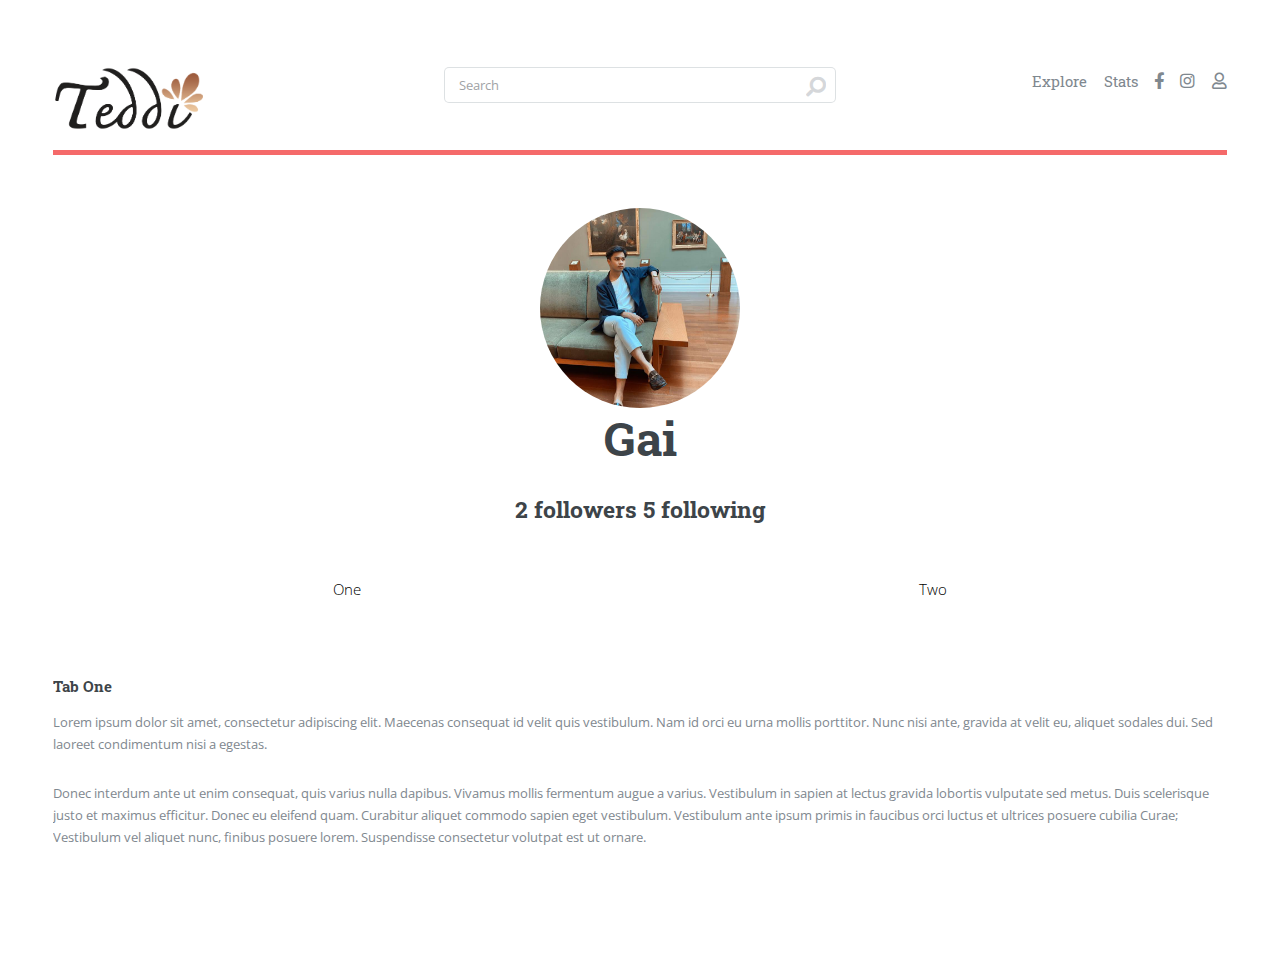
<file: profile.html>
<!DOCTYPE HTML>
<!--
	Phantom by HTML5 UP
	html5up.net | @ajlkn
	Free for personal and commercial use under the CCA 3.0 license (html5up.net/license)
-->
<html>
	<head>
		<title>Teddi</title>
		<meta charset="utf-8" />
		<meta name="viewport" content="width=device-width, initial-scale=1, user-scalable=no" />
		<link rel="stylesheet" href="assets/css/main.css" />
		<noscript><link rel="stylesheet" href="assets2/css/noscript.css" /></noscript>
		<link rel="icon" type="images/teddi-icon.jpg" href="images/teddi-icon.jpg" />
	</head>
	<body class="is-preload">
		<!-- Wrapper -->
			<div id="wrapper">
				<!-- Main -->
				<div id="main">
					<div class="inner">
						<!-- Header -->
						<header id="header">
							<a href="index.html" class="logo" >
								<span class="symbol" ><img src="images/logo.png" alt="" height="63" width="150"/></span>
							</a>
							<section id="search" class="alt">
								<form method="post" action="#">
									<input type="text" name="query" id="query" placeholder="Search" />
								</form>
							</section>
							<ul class="icons">
                                <li><a href="explore.html" class="logo">Explore</a></li>
                                <li><a href="stats.html" class="logo">Stats</a></li>
                                <li><a href="https://www.facebook.com/j.j.movie/" class="icon brands fa-facebook-f"><span class="label">Facebook</span></a></li>
                                <li><a href="https://www.instagram.com/studioteddi/" class="icon brands fa-instagram"><span class="label">Instagram</span></a></li>
                                <li><a href="profile.html" class="icon fa-duotone fa-user"><span class="label">Profile</span></a></li>
                            </ul>
						</header>
						<section>
                            <img src="images/gai.jpg" class="profile"></img>
                            <h1 style="text-align:center;">Gai</h1>
                            <h2 style="text-align:center;">2 followers 5 following</h2>
                            <div class="tabs">
                                <div class="tab-2">
                                  <label for="tab2-1" style="color:black">One</label>
                                  <input id="tab2-1" name="tabs-two" type="radio" checked="checked">
                                  <div>
                                    <h4>Tab One</h4>
                                    <p>Lorem ipsum dolor sit amet, consectetur adipiscing elit. Maecenas consequat id velit quis vestibulum. Nam id orci eu urna mollis porttitor. Nunc nisi ante, gravida at velit eu, aliquet sodales dui. Sed laoreet condimentum nisi a egestas.</p><p>Donec interdum ante ut enim consequat, quis varius nulla dapibus. Vivamus mollis fermentum augue a varius. Vestibulum in sapien at lectus gravida lobortis vulputate sed metus. Duis scelerisque justo et maximus efficitur. Donec eu eleifend quam. Curabitur aliquet commodo sapien eget vestibulum. Vestibulum ante ipsum primis in faucibus orci luctus et ultrices posuere cubilia Curae; Vestibulum vel aliquet nunc, finibus posuere lorem. Suspendisse consectetur volutpat est ut ornare.</p>
                                  </div>
                                </div>
                                <div class="tab-2">
                                  <label for="tab2-2" style="color:black">Two</label>
                                  <input id="tab2-2" name="tabs-two" type="radio">
                                  <div>
                                    <h4>Tab Two</h4>
                                    <p>Quisque sit amet turpis leo. Maecenas sed dolor mi. Pellentesque varius elit in neque ornare commodo ac non tellus. Mauris id iaculis quam. Donec eu felis quam. Morbi tristique lorem eget iaculis consectetur. Class aptent taciti sociosqu ad litora torquent per conubia nostra, per inceptos himenaeos. Aenean at tellus eget risus tempus ultrices. Nam condimentum nisi enim, scelerisque faucibus lectus sodales at.</p>
                                  </div>
                                </div>
                              </div>
                        </section>
					</div>
				</div>
			</div>

			<footer id="footer">
				<br>
				<br>
			</footer>

		<!-- Scripts -->
			<script src="assets/js/jquery.min.js"></script>
			<script src="assets/js/browser.min.js"></script>
			<script src="assets/js/breakpoints.min.js"></script>
			<script src="assets/js/util.js"></script>
			<script src="assets/js/main.js"></script>

	</body>
</html>
</file>
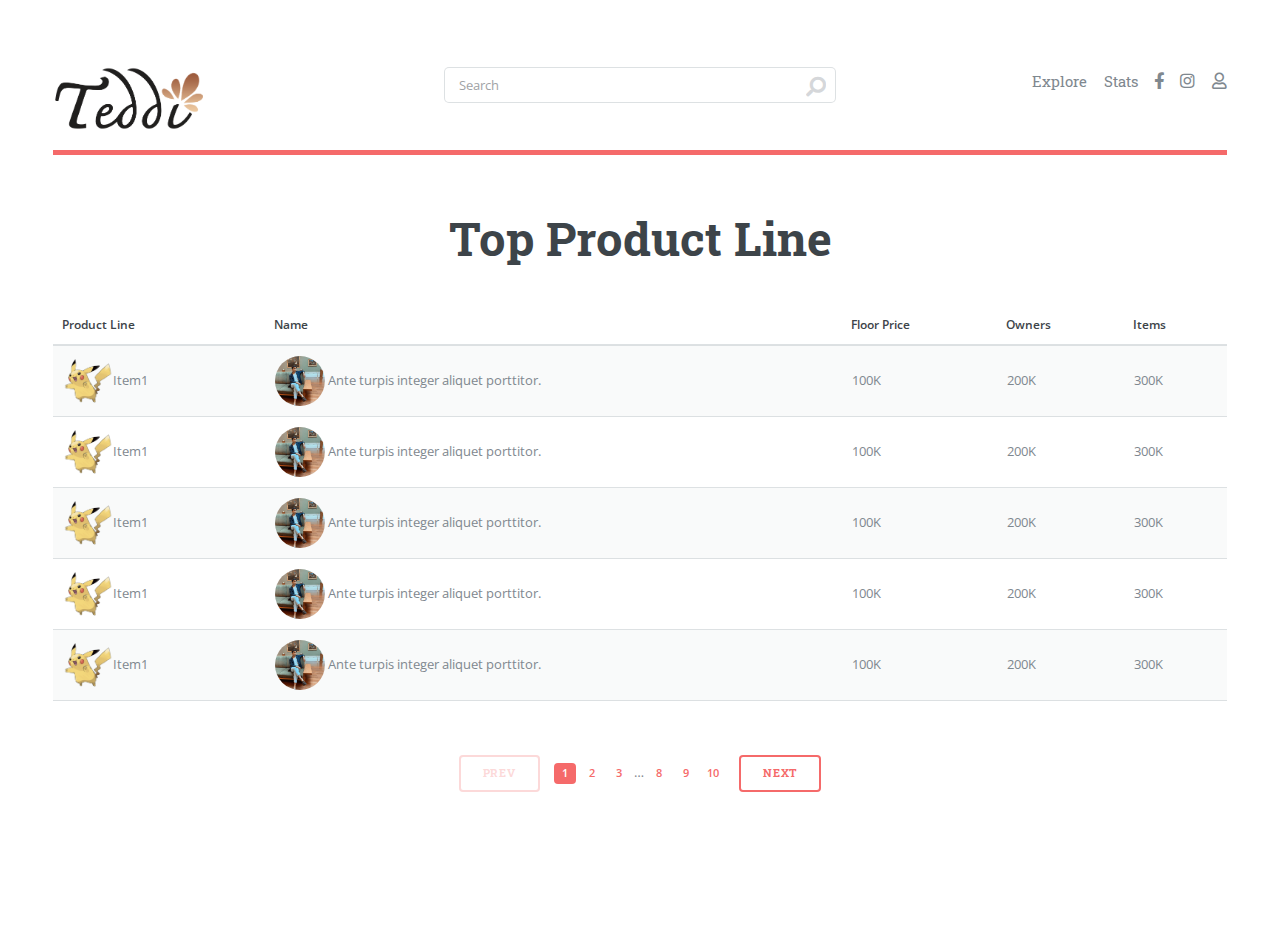
<file: stats.html>
<!DOCTYPE HTML>
<!--
	Phantom by HTML5 UP
	html5up.net | @ajlkn
	Free for personal and commercial use under the CCA 3.0 license (html5up.net/license)
-->
<html>
	<head>
		<title>Teddi</title>
		<meta charset="utf-8" />
		<meta name="viewport" content="width=device-width, initial-scale=1, user-scalable=no" />
		<link rel="stylesheet" href="assets/css/main.css" />
		<noscript><link rel="stylesheet" href="assets2/css/noscript.css" /></noscript>
		<link rel="icon" type="images/teddi-icon.jpg" href="images/teddi-icon.jpg" />
	</head>
	<body class="is-preload">
		<!-- Wrapper -->
			<div id="wrapper">
				<!-- Main -->
				<div id="main">
					<div class="inner">
						<!-- Header -->
						<header id="header">
							<a href="index.html" class="logo" >
								<span class="symbol" ><img src="images/logo.png" alt="" height="63" width="150"/></span>
							</a>
							<section id="search" class="alt">
								<form method="post" action="#">
									<input type="text" name="query" id="query" placeholder="Search" />
								</form>
							</section>
							<ul class="icons">
								<li><a href="explore.html" class="logo">Explore</a></li>
								<li><a href="stats.html" class="logo">Stats</a></li>
								<li><a href="https://www.facebook.com/j.j.movie/" class="icon brands fa-facebook-f"><span class="label">Facebook</span></a></li>
								<li><a href="https://www.instagram.com/studioteddi/" class="icon brands fa-instagram"><span class="label">Instagram</span></a></li>
								<li><a href="profile.html" class="icon fa-duotone fa-user"><span class="label">Profile</span></a></li>
							</ul>
						</header>
						<section>
							<header class="main">
								<h1 style="text-align:center;">Top Product Line</h1>
							</header>
							<div class="table-wrapper">
								<table>
									<thead>
										<tr>
											<th>Product Line</th>
											<th>Name</th>
											<th>Floor Price</th>
											<th>Owners</th>
											<th>Items</th>
										</tr>
									</thead>
									<tbody>
										<tr>
											<td><img src="images/pikachu-profile.png" height="70" width="70" class="avatar-product"></img>Item1</td>
											<td><img src="images/gai.jpg" class="avatar"> Ante turpis integer aliquet porttitor.</td>
											<td>100K</td>
											<td>200K</td>
											<td>300K</td>
										</tr>
										<tr>
											<td><img src="images/pikachu-profile.png" height="70" width="70" class="avatar-product"></img>Item1</td>
											<td><img src="images/gai.jpg" class="avatar"> Ante turpis integer aliquet porttitor.</td>
											<td>100K</td>
											<td>200K</td>
											<td>300K</td>
										</tr>
										<tr>
											<td><img src="images/pikachu-profile.png" height="70" width="70" class="avatar-product"></img>Item1</td>
											<td><img src="images/gai.jpg" class="avatar"> Ante turpis integer aliquet porttitor.</td>
											<td>100K</td>
											<td>200K</td>
											<td>300K</td>
										</tr>
										<tr>
											<td><img src="images/pikachu-profile.png" height="70" width="70" class="avatar-product"></img>Item1</td>
											<td><img src="images/gai.jpg" class="avatar"> Ante turpis integer aliquet porttitor.</td>
											<td>100K</td>
											<td>200K</td>
											<td>300K</td>
										</tr>
										<tr>
											<td><img src="images/pikachu-profile.png" height="70" width="70" class="avatar-product"></img>Item1</td>
											<td><img src="images/gai.jpg" class="avatar"> Ante turpis integer aliquet porttitor.</td>
											<td>100K</td>
											<td>200K</td>
											<td>300K</td>
										</tr>
									</tbody>
									<!--
									<tfoot>
										<tr>
											<td colspan="2"></td>
											<td>100.00</td>
										</tr>
									</tfoot>
									-->
								</table>
							</div>
						</section>
						<div class="row">
							<div style="margin: auto;">
								<ul class="pagination">
									<li><span class="button disabled">Prev</span></li>
									<li><a href="#" class="page active">1</a></li>
									<li><a href="#" class="page">2</a></li>
									<li><a href="#" class="page">3</a></li>
									<li><span>&hellip;</span></li>
									<li><a href="#" class="page">8</a></li>
									<li><a href="#" class="page">9</a></li>
									<li><a href="#" class="page">10</a></li>
									<li><a href="#" class="button">Next</a></li>
								</ul>
							</div>
						</div>
					</div>
				</div>
			</div>

			<footer id="footer">
				<br>
				<br>
			</footer>

		<!-- Scripts -->
			<script src="assets/js/jquery.min.js"></script>
			<script src="assets/js/browser.min.js"></script>
			<script src="assets/js/breakpoints.min.js"></script>
			<script src="assets/js/util.js"></script>
			<script src="assets/js/main.js"></script>

	</body>
</html>
</file>
<file: assets/css/main.css>
@import url(fontawesome-all.min.css);
@import url("https://fonts.googleapis.com/css?family=Open+Sans:400,600,400italic,600italic|Roboto+Slab:400,700");
/*
	Editorial by HTML5 UP
	html5up.net | @ajlkn
	Free for personal and commercial use under the CCA 3.0 license (html5up.net/license)
*/
html, body, div, span, applet, object,
iframe, h1, h2, h3, h4, h5, h6, p, blockquote,
pre, a, abbr, acronym, address, big, cite,
code, del, dfn, em, img, ins, kbd, q, s, samp,
small, strike, strong, sub, sup, tt, var, b,
u, i, center, dl, dt, dd, ol, ul, li, fieldset,
form, label, legend, table, caption, tbody,
tfoot, thead, tr, th, td, article, aside,
canvas, details, embed, figure, figcaption,
footer, header, hgroup, menu, nav, output, ruby,
section, summary, time, mark, audio, video{
  margin: 0;
  padding: 0;
  border: 0;
  font-size: 100%;
  font: inherit;
  vertical-align: baseline; }

article, aside, details, figcaption, figure,
footer, header, hgroup, menu, nav, section {
  display: block; }

body {
  line-height: 1; }

ol, ul {
  list-style: none; }

blockquote, q {
  quotes: none; }
  blockquote:before, blockquote:after, q:before, q:after {
    content: '';
    content: none; }

table {
  border-collapse: collapse;
  border-spacing: 0; }

body {
  -webkit-text-size-adjust: none; }

mark {
  background-color: transparent;
  color: inherit; }

input::-moz-focus-inner {
  border: 0;
  padding: 0; }

input, select, textarea {
  -moz-appearance: none;
  -webkit-appearance: none;
  -ms-appearance: none;
  appearance: none; }

/* Basic */
@-ms-viewport {
  width: device-width; }

body {
  -ms-overflow-style: scrollbar; }

@media screen and (max-width: 480px) {
  html, body {
    min-width: 320px; } }

html {
  box-sizing: border-box; }

*, *:before, *:after {
  box-sizing: inherit; }

body {
  background: #ffffff; }
  body.is-preload *, body.is-preload *:before, body.is-preload *:after, body.is-resizing *, body.is-resizing *:before, body.is-resizing *:after {
    -moz-animation: none !important;
    -webkit-animation: none !important;
    -ms-animation: none !important;
    animation: none !important;
    -moz-transition: none !important;
    -webkit-transition: none !important;
    -ms-transition: none !important;
    transition: none !important; }

/* Type */
body, input, select, textarea {
  color: #7f888f;
  font-family: "Open Sans", sans-serif;
  font-size: 13pt;
  font-weight: 400;
  line-height: 1.65; }
  @media screen and (max-width: 1680px) {
    body, input, select, textarea {
      font-size: 11pt; } }
  @media screen and (max-width: 1280px) {
    body, input, select, textarea {
      font-size: 10pt; } }
  @media screen and (max-width: 360px) {
    body, input, select, textarea {
      font-size: 9pt; } }

a {
  -moz-transition: color 0.2s ease-in-out, border-bottom-color 0.2s ease-in-out;
  -webkit-transition: color 0.2s ease-in-out, border-bottom-color 0.2s ease-in-out;
  -ms-transition: color 0.2s ease-in-out, border-bottom-color 0.2s ease-in-out;
  transition: color 0.2s ease-in-out, border-bottom-color 0.2s ease-in-out;
  border-bottom: dotted 1px;
  color: #f56a6a;
  text-decoration: none; }
  a:hover {
    border-bottom-color: #f56a6a;
    color: #f56a6a !important; }
    a:hover strong {
      color: inherit; }

strong, b {
  color: #3d4449;
  font-weight: 600; }

em, i {
  font-style: italic; }

p {
  margin: 0 0 2em 0; }

h1, h2, h3, h4, h5, h6 {
  color: #3d4449;
  font-family: "Roboto Slab", serif;
  font-weight: 700;
  line-height: 1.5;
  margin: 0 0 1em 0; }
  h1 a, h2 a, h3 a, h4 a, h5 a, h6 a {
    color: inherit;
    text-decoration: none;
    border-bottom: 0; }

h1 {
  font-size: 4em;
  margin: 0 0 0.5em 0;
  line-height: 1.3; }

h2 {
  font-size: 1.75em; }

h3 {
  font-size: 1.25em; }

h4 {
  font-size: 1.1em; }

h5 {
  font-size: 0.9em; }

h6 {
  font-size: 0.7em; }

@media screen and (max-width: 1680px) {
  h1 {
    font-size: 3.5em; } }

@media screen and (max-width: 980px) {
  h1 {
    font-size: 3.25em; } }

@media screen and (max-width: 736px) {
  h1 {
    font-size: 2em;
    line-height: 1.4; }
  h2 {
    font-size: 1.5em; } }

sub {
  font-size: 0.8em;
  position: relative;
  top: 0.5em; }

sup {
  font-size: 0.8em;
  position: relative;
  top: -0.5em; }

blockquote {
  border-left: solid 3px rgba(210, 215, 217, 0.75);
  font-style: italic;
  margin: 0 0 2em 0;
  padding: 0.5em 0 0.5em 2em; }

code {
  background: rgba(230, 235, 237, 0.25);
  border-radius: 0.375em;
  border: solid 1px rgba(210, 215, 217, 0.75);
  font-family: "Courier New", monospace;
  font-size: 0.9em;
  margin: 0 0.25em;
  padding: 0.25em 0.65em; }

pre {
  -webkit-overflow-scrolling: touch;
  font-family: "Courier New", monospace;
  font-size: 0.9em;
  margin: 0 0 2em 0; }
  pre code {
    display: block;
    line-height: 1.75;
    padding: 1em 1.5em;
    overflow-x: auto; }

hr {
  border: 0;
  border-bottom: solid 1px rgba(210, 215, 217, 0.75);
  margin: 2em 0; }
  hr.major {
    margin: 3em 0; }

.align-left {
  text-align: left; }

.align-center {
  text-align: center; }

.align-right {
  text-align: right; }

/* Row */
.row {
  display: flex;
  flex-wrap: wrap;
  box-sizing: border-box;
  align-items: stretch; }
  .row > * {
    box-sizing: border-box; }
  .row.gtr-uniform > * > :last-child {
    margin-bottom: 0; }
  .row.aln-left {
    justify-content: flex-start; }
  .row.aln-center {
    justify-content: center; }
  .row.aln-right {
    justify-content: flex-end; }
  .row.aln-top {
    align-items: flex-start; }
  .row.aln-middle {
    align-items: center; }
  .row.aln-bottom {
    align-items: flex-end; }
  .row > .imp {
    order: -1; }
  .row > .col-1 {
    width: 8.33333%; }
  .row > .off-1 {
    margin-left: 8.33333%; }
  .row > .col-2 {
    width: 16.66667%; }
  .row > .off-2 {
    margin-left: 16.66667%; }
  .row > .col-3 {
    width: 25%; }
  .row > .off-3 {
    margin-left: 25%; }
  .row > .col-4 {
    width: 33.33333%; }
  .row > .off-4 {
    margin-left: 33.33333%; }
  .row > .col-5 {
    width: 41.66667%; }
  .row > .off-5 {
    margin-left: 41.66667%; }
  .row > .col-6 {
    width: 50%; }
  .row > .off-6 {
    margin-left: 50%; }
  .row > .col-7 {
    width: 58.33333%; }
  .row > .off-7 {
    margin-left: 58.33333%; }
  .row > .col-8 {
    width: 66.66667%; }
  .row > .off-8 {
    margin-left: 66.66667%; }
  .row > .col-9 {
    width: 75%; }
  .row > .off-9 {
    margin-left: 75%; }
  .row > .col-10 {
    width: 83.33333%; }
  .row > .off-10 {
    margin-left: 83.33333%; }
  .row > .col-11 {
    width: 91.66667%; }
  .row > .off-11 {
    margin-left: 91.66667%; }
  .row > .col-12 {
    width: 100%; }
  .row > .off-12 {
    margin-left: 100%; }
  .row.gtr-0 {
    margin-top: 0;
    margin-left: 0em; }
    .row.gtr-0 > * {
      padding: 0 0 0 0em; }
    .row.gtr-0.gtr-uniform {
      margin-top: 0em; }
      .row.gtr-0.gtr-uniform > * {
        padding-top: 0em; }
  .row.gtr-25 {
    margin-top: 0;
    margin-left: -0.375em; }
    .row.gtr-25 > * {
      padding: 0 0 0 0.375em; }
    .row.gtr-25.gtr-uniform {
      margin-top: -0.375em; }
      .row.gtr-25.gtr-uniform > * {
        padding-top: 0.375em; }
  .row.gtr-50 {
    margin-top: 0;
    margin-left: -0.75em; }
    .row.gtr-50 > * {
      padding: 0 0 0 0.75em; }
    .row.gtr-50.gtr-uniform {
      margin-top: -0.75em; }
      .row.gtr-50.gtr-uniform > * {
        padding-top: 0.75em; }
  .row {
    margin-top: 0;
    margin-left: -1.5em; }
    .row > * {
      padding: 0 0 0 1.5em; }
    .row.gtr-uniform {
      margin-top: -1.5em; }
      .row.gtr-uniform > * {
        padding-top: 1.5em; }
  .row.gtr-150 {
    margin-top: 0;
    margin-left: -2.25em; }
    .row.gtr-150 > * {
      padding: 0 0 0 2.25em; }
    .row.gtr-150.gtr-uniform {
      margin-top: -2.25em; }
      .row.gtr-150.gtr-uniform > * {
        padding-top: 2.25em; }
  .row.gtr-200 {
    margin-top: 0;
    margin-left: -3em; }
    .row.gtr-200 > * {
      padding: 0 0 0 3em; }
    .row.gtr-200.gtr-uniform {
      margin-top: -3em; }
      .row.gtr-200.gtr-uniform > * {
        padding-top: 3em; }
  @media screen and (max-width: 1680px) {
    .row {
      display: flex;
      flex-wrap: wrap;
      box-sizing: border-box;
      align-items: stretch; }
      .row > * {
        box-sizing: border-box; }
      .row.gtr-uniform > * > :last-child {
        margin-bottom: 0; }
      .row.aln-left {
        justify-content: flex-start; }
      .row.aln-center {
        justify-content: center; }
      .row.aln-right {
        justify-content: flex-end; }
      .row.aln-top {
        align-items: flex-start; }
      .row.aln-middle {
        align-items: center; }
      .row.aln-bottom {
        align-items: flex-end; }
      .row > .imp-xlarge {
        order: -1; }
      .row > .col-1-xlarge {
        width: 8.33333%; }
      .row > .off-1-xlarge {
        margin-left: 8.33333%; }
      .row > .col-2-xlarge {
        width: 16.66667%; }
      .row > .off-2-xlarge {
        margin-left: 16.66667%; }
      .row > .col-3-xlarge {
        width: 25%; }
      .row > .off-3-xlarge {
        margin-left: 25%; }
      .row > .col-4-xlarge {
        width: 33.33333%; }
      .row > .off-4-xlarge {
        margin-left: 33.33333%; }
      .row > .col-5-xlarge {
        width: 41.66667%; }
      .row > .off-5-xlarge {
        margin-left: 41.66667%; }
      .row > .col-6-xlarge {
        width: 50%; }
      .row > .off-6-xlarge {
        margin-left: 50%; }
      .row > .col-7-xlarge {
        width: 58.33333%; }
      .row > .off-7-xlarge {
        margin-left: 58.33333%; }
      .row > .col-8-xlarge {
        width: 66.66667%; }
      .row > .off-8-xlarge {
        margin-left: 66.66667%; }
      .row > .col-9-xlarge {
        width: 75%; }
      .row > .off-9-xlarge {
        margin-left: 75%; }
      .row > .col-10-xlarge {
        width: 83.33333%; }
      .row > .off-10-xlarge {
        margin-left: 83.33333%; }
      .row > .col-11-xlarge {
        width: 91.66667%; }
      .row > .off-11-xlarge {
        margin-left: 91.66667%; }
      .row > .col-12-xlarge {
        width: 100%; }
      .row > .off-12-xlarge {
        margin-left: 100%; }
      .row.gtr-0 {
        margin-top: 0;
        margin-left: 0em; }
        .row.gtr-0 > * {
          padding: 0 0 0 0em; }
        .row.gtr-0.gtr-uniform {
          margin-top: 0em; }
          .row.gtr-0.gtr-uniform > * {
            padding-top: 0em; }
      .row.gtr-25 {
        margin-top: 0;
        margin-left: -0.375em; }
        .row.gtr-25 > * {
          padding: 0 0 0 0.375em; }
        .row.gtr-25.gtr-uniform {
          margin-top: -0.375em; }
          .row.gtr-25.gtr-uniform > * {
            padding-top: 0.375em; }
      .row.gtr-50 {
        margin-top: 0;
        margin-left: -0.75em; }
        .row.gtr-50 > * {
          padding: 0 0 0 0.75em; }
        .row.gtr-50.gtr-uniform {
          margin-top: -0.75em; }
          .row.gtr-50.gtr-uniform > * {
            padding-top: 0.75em; }
      .row {
        margin-top: 0;
        margin-left: -1.5em; }
        .row > * {
          padding: 0 0 0 1.5em; }
        .row.gtr-uniform {
          margin-top: -1.5em; }
          .row.gtr-uniform > * {
            padding-top: 1.5em; }
      .row.gtr-150 {
        margin-top: 0;
        margin-left: -2.25em; }
        .row.gtr-150 > * {
          padding: 0 0 0 2.25em; }
        .row.gtr-150.gtr-uniform {
          margin-top: -2.25em; }
          .row.gtr-150.gtr-uniform > * {
            padding-top: 2.25em; }
      .row.gtr-200 {
        margin-top: 0;
        margin-left: -3em; }
        .row.gtr-200 > * {
          padding: 0 0 0 3em; }
        .row.gtr-200.gtr-uniform {
          margin-top: -3em; }
          .row.gtr-200.gtr-uniform > * {
            padding-top: 3em; } }
  @media screen and (max-width: 1280px) {
    .row {
      display: flex;
      flex-wrap: wrap;
      box-sizing: border-box;
      align-items: stretch; }
      .row > * {
        box-sizing: border-box; }
      .row.gtr-uniform > * > :last-child {
        margin-bottom: 0; }
      .row.aln-left {
        justify-content: flex-start; }
      .row.aln-center {
        justify-content: center; }
      .row.aln-right {
        justify-content: flex-end; }
      .row.aln-top {
        align-items: flex-start; }
      .row.aln-middle {
        align-items: center; }
      .row.aln-bottom {
        align-items: flex-end; }
      .row > .imp-large {
        order: -1; }
      .row > .col-1-large {
        width: 8.33333%; }
      .row > .off-1-large {
        margin-left: 8.33333%; }
      .row > .col-2-large {
        width: 16.66667%; }
      .row > .off-2-large {
        margin-left: 16.66667%; }
      .row > .col-3-large {
        width: 25%; }
      .row > .off-3-large {
        margin-left: 25%; }
      .row > .col-4-large {
        width: 33.33333%; }
      .row > .off-4-large {
        margin-left: 33.33333%; }
      .row > .col-5-large {
        width: 41.66667%; }
      .row > .off-5-large {
        margin-left: 41.66667%; }
      .row > .col-6-large {
        width: 50%; }
      .row > .off-6-large {
        margin-left: 50%; }
      .row > .col-7-large {
        width: 58.33333%; }
      .row > .off-7-large {
        margin-left: 58.33333%; }
      .row > .col-8-large {
        width: 66.66667%; }
      .row > .off-8-large {
        margin-left: 66.66667%; }
      .row > .col-9-large {
        width: 75%; }
      .row > .off-9-large {
        margin-left: 75%; }
      .row > .col-10-large {
        width: 83.33333%; }
      .row > .off-10-large {
        margin-left: 83.33333%; }
      .row > .col-11-large {
        width: 91.66667%; }
      .row > .off-11-large {
        margin-left: 91.66667%; }
      .row > .col-12-large {
        width: 100%; }
      .row > .off-12-large {
        margin-left: 100%; }
      .row.gtr-0 {
        margin-top: 0;
        margin-left: 0em; }
        .row.gtr-0 > * {
          padding: 0 0 0 0em; }
        .row.gtr-0.gtr-uniform {
          margin-top: 0em; }
          .row.gtr-0.gtr-uniform > * {
            padding-top: 0em; }
      .row.gtr-25 {
        margin-top: 0;
        margin-left: -0.375em; }
        .row.gtr-25 > * {
          padding: 0 0 0 0.375em; }
        .row.gtr-25.gtr-uniform {
          margin-top: -0.375em; }
          .row.gtr-25.gtr-uniform > * {
            padding-top: 0.375em; }
      .row.gtr-50 {
        margin-top: 0;
        margin-left: -0.75em; }
        .row.gtr-50 > * {
          padding: 0 0 0 0.75em; }
        .row.gtr-50.gtr-uniform {
          margin-top: -0.75em; }
          .row.gtr-50.gtr-uniform > * {
            padding-top: 0.75em; }
      .row {
        margin-top: 0;
        margin-left: -1.5em; }
        .row > * {
          padding: 0 0 0 1.5em; }
        .row.gtr-uniform {
          margin-top: -1.5em; }
          .row.gtr-uniform > * {
            padding-top: 1.5em; }
      .row.gtr-150 {
        margin-top: 0;
        margin-left: -2.25em; }
        .row.gtr-150 > * {
          padding: 0 0 0 2.25em; }
        .row.gtr-150.gtr-uniform {
          margin-top: -2.25em; }
          .row.gtr-150.gtr-uniform > * {
            padding-top: 2.25em; }
      .row.gtr-200 {
        margin-top: 0;
        margin-left: -3em; }
        .row.gtr-200 > * {
          padding: 0 0 0 3em; }
        .row.gtr-200.gtr-uniform {
          margin-top: -3em; }
          .row.gtr-200.gtr-uniform > * {
            padding-top: 3em; } }
  @media screen and (max-width: 980px) {
    .row {
      display: flex;
      flex-wrap: wrap;
      box-sizing: border-box;
      align-items: stretch; }
      .row > * {
        box-sizing: border-box; }
      .row.gtr-uniform > * > :last-child {
        margin-bottom: 0; }
      .row.aln-left {
        justify-content: flex-start; }
      .row.aln-center {
        justify-content: center; }
      .row.aln-right {
        justify-content: flex-end; }
      .row.aln-top {
        align-items: flex-start; }
      .row.aln-middle {
        align-items: center; }
      .row.aln-bottom {
        align-items: flex-end; }
      .row > .imp-medium {
        order: -1; }
      .row > .col-1-medium {
        width: 8.33333%; }
      .row > .off-1-medium {
        margin-left: 8.33333%; }
      .row > .col-2-medium {
        width: 16.66667%; }
      .row > .off-2-medium {
        margin-left: 16.66667%; }
      .row > .col-3-medium {
        width: 25%; }
      .row > .off-3-medium {
        margin-left: 25%; }
      .row > .col-4-medium {
        width: 33.33333%; }
      .row > .off-4-medium {
        margin-left: 33.33333%; }
      .row > .col-5-medium {
        width: 41.66667%; }
      .row > .off-5-medium {
        margin-left: 41.66667%; }
      .row > .col-6-medium {
        width: 50%; }
      .row > .off-6-medium {
        margin-left: 50%; }
      .row > .col-7-medium {
        width: 58.33333%; }
      .row > .off-7-medium {
        margin-left: 58.33333%; }
      .row > .col-8-medium {
        width: 66.66667%; }
      .row > .off-8-medium {
        margin-left: 66.66667%; }
      .row > .col-9-medium {
        width: 75%; }
      .row > .off-9-medium {
        margin-left: 75%; }
      .row > .col-10-medium {
        width: 83.33333%; }
      .row > .off-10-medium {
        margin-left: 83.33333%; }
      .row > .col-11-medium {
        width: 91.66667%; }
      .row > .off-11-medium {
        margin-left: 91.66667%; }
      .row > .col-12-medium {
        width: 100%; }
      .row > .off-12-medium {
        margin-left: 100%; }
      .row.gtr-0 {
        margin-top: 0;
        margin-left: 0em; }
        .row.gtr-0 > * {
          padding: 0 0 0 0em; }
        .row.gtr-0.gtr-uniform {
          margin-top: 0em; }
          .row.gtr-0.gtr-uniform > * {
            padding-top: 0em; }
      .row.gtr-25 {
        margin-top: 0;
        margin-left: -0.375em; }
        .row.gtr-25 > * {
          padding: 0 0 0 0.375em; }
        .row.gtr-25.gtr-uniform {
          margin-top: -0.375em; }
          .row.gtr-25.gtr-uniform > * {
            padding-top: 0.375em; }
      .row.gtr-50 {
        margin-top: 0;
        margin-left: -0.75em; }
        .row.gtr-50 > * {
          padding: 0 0 0 0.75em; }
        .row.gtr-50.gtr-uniform {
          margin-top: -0.75em; }
          .row.gtr-50.gtr-uniform > * {
            padding-top: 0.75em; }
      .row {
        margin-top: 0;
        margin-left: -1.5em; }
        .row > * {
          padding: 0 0 0 1.5em; }
        .row.gtr-uniform {
          margin-top: -1.5em; }
          .row.gtr-uniform > * {
            padding-top: 1.5em; }
      .row.gtr-150 {
        margin-top: 0;
        margin-left: -2.25em; }
        .row.gtr-150 > * {
          padding: 0 0 0 2.25em; }
        .row.gtr-150.gtr-uniform {
          margin-top: -2.25em; }
          .row.gtr-150.gtr-uniform > * {
            padding-top: 2.25em; }
      .row.gtr-200 {
        margin-top: 0;
        margin-left: -3em; }
        .row.gtr-200 > * {
          padding: 0 0 0 3em; }
        .row.gtr-200.gtr-uniform {
          margin-top: -3em; }
          .row.gtr-200.gtr-uniform > * {
            padding-top: 3em; } }
  @media screen and (max-width: 736px) {
    .row {
      display: flex;
      flex-wrap: wrap;
      box-sizing: border-box;
      align-items: stretch; }
      .row > * {
        box-sizing: border-box; }
      .row.gtr-uniform > * > :last-child {
        margin-bottom: 0; }
      .row.aln-left {
        justify-content: flex-start; }
      .row.aln-center {
        justify-content: center; }
      .row.aln-right {
        justify-content: flex-end; }
      .row.aln-top {
        align-items: flex-start; }
      .row.aln-middle {
        align-items: center; }
      .row.aln-bottom {
        align-items: flex-end; }
      .row > .imp-small {
        order: -1; }
      .row > .col-1-small {
        width: 8.33333%; }
      .row > .off-1-small {
        margin-left: 8.33333%; }
      .row > .col-2-small {
        width: 16.66667%; }
      .row > .off-2-small {
        margin-left: 16.66667%; }
      .row > .col-3-small {
        width: 25%; }
      .row > .off-3-small {
        margin-left: 25%; }
      .row > .col-4-small {
        width: 33.33333%; }
      .row > .off-4-small {
        margin-left: 33.33333%; }
      .row > .col-5-small {
        width: 41.66667%; }
      .row > .off-5-small {
        margin-left: 41.66667%; }
      .row > .col-6-small {
        width: 50%; }
      .row > .off-6-small {
        margin-left: 50%; }
      .row > .col-7-small {
        width: 58.33333%; }
      .row > .off-7-small {
        margin-left: 58.33333%; }
      .row > .col-8-small {
        width: 66.66667%; }
      .row > .off-8-small {
        margin-left: 66.66667%; }
      .row > .col-9-small {
        width: 75%; }
      .row > .off-9-small {
        margin-left: 75%; }
      .row > .col-10-small {
        width: 83.33333%; }
      .row > .off-10-small {
        margin-left: 83.33333%; }
      .row > .col-11-small {
        width: 91.66667%; }
      .row > .off-11-small {
        margin-left: 91.66667%; }
      .row > .col-12-small {
        width: 100%; }
      .row > .off-12-small {
        margin-left: 100%; }
      .row.gtr-0 {
        margin-top: 0;
        margin-left: 0em; }
        .row.gtr-0 > * {
          padding: 0 0 0 0em; }
        .row.gtr-0.gtr-uniform {
          margin-top: 0em; }
          .row.gtr-0.gtr-uniform > * {
            padding-top: 0em; }
      .row.gtr-25 {
        margin-top: 0;
        margin-left: -0.375em; }
        .row.gtr-25 > * {
          padding: 0 0 0 0.375em; }
        .row.gtr-25.gtr-uniform {
          margin-top: -0.375em; }
          .row.gtr-25.gtr-uniform > * {
            padding-top: 0.375em; }
      .row.gtr-50 {
        margin-top: 0;
        margin-left: -0.75em; }
        .row.gtr-50 > * {
          padding: 0 0 0 0.75em; }
        .row.gtr-50.gtr-uniform {
          margin-top: -0.75em; }
          .row.gtr-50.gtr-uniform > * {
            padding-top: 0.75em; }
      .row {
        margin-top: 0;
        margin-left: -1.5em; }
        .row > * {
          padding: 0 0 0 1.5em; }
        .row.gtr-uniform {
          margin-top: -1.5em; }
          .row.gtr-uniform > * {
            padding-top: 1.5em; }
      .row.gtr-150 {
        margin-top: 0;
        margin-left: -2.25em; }
        .row.gtr-150 > * {
          padding: 0 0 0 2.25em; }
        .row.gtr-150.gtr-uniform {
          margin-top: -2.25em; }
          .row.gtr-150.gtr-uniform > * {
            padding-top: 2.25em; }
      .row.gtr-200 {
        margin-top: 0;
        margin-left: -3em; }
        .row.gtr-200 > * {
          padding: 0 0 0 3em; }
        .row.gtr-200.gtr-uniform {
          margin-top: -3em; }
          .row.gtr-200.gtr-uniform > * {
            padding-top: 3em; } }
  @media screen and (max-width: 480px) {
    .row {
      display: flex;
      flex-wrap: wrap;
      box-sizing: border-box;
      align-items: stretch; }
      .row > * {
        box-sizing: border-box; }
      .row.gtr-uniform > * > :last-child {
        margin-bottom: 0; }
      .row.aln-left {
        justify-content: flex-start; }
      .row.aln-center {
        justify-content: center; }
      .row.aln-right {
        justify-content: flex-end; }
      .row.aln-top {
        align-items: flex-start; }
      .row.aln-middle {
        align-items: center; }
      .row.aln-bottom {
        align-items: flex-end; }
      .row > .imp-xsmall {
        order: -1; }
      .row > .col-1-xsmall {
        width: 8.33333%; }
      .row > .off-1-xsmall {
        margin-left: 8.33333%; }
      .row > .col-2-xsmall {
        width: 16.66667%; }
      .row > .off-2-xsmall {
        margin-left: 16.66667%; }
      .row > .col-3-xsmall {
        width: 25%; }
      .row > .off-3-xsmall {
        margin-left: 25%; }
      .row > .col-4-xsmall {
        width: 33.33333%; }
      .row > .off-4-xsmall {
        margin-left: 33.33333%; }
      .row > .col-5-xsmall {
        width: 41.66667%; }
      .row > .off-5-xsmall {
        margin-left: 41.66667%; }
      .row > .col-6-xsmall {
        width: 50%; }
      .row > .off-6-xsmall {
        margin-left: 50%; }
      .row > .col-7-xsmall {
        width: 58.33333%; }
      .row > .off-7-xsmall {
        margin-left: 58.33333%; }
      .row > .col-8-xsmall {
        width: 66.66667%; }
      .row > .off-8-xsmall {
        margin-left: 66.66667%; }
      .row > .col-9-xsmall {
        width: 75%; }
      .row > .off-9-xsmall {
        margin-left: 75%; }
      .row > .col-10-xsmall {
        width: 83.33333%; }
      .row > .off-10-xsmall {
        margin-left: 83.33333%; }
      .row > .col-11-xsmall {
        width: 91.66667%; }
      .row > .off-11-xsmall {
        margin-left: 91.66667%; }
      .row > .col-12-xsmall {
        width: 100%; }
      .row > .off-12-xsmall {
        margin-left: 100%; }
      .row.gtr-0 {
        margin-top: 0;
        margin-left: 0em; }
        .row.gtr-0 > * {
          padding: 0 0 0 0em; }
        .row.gtr-0.gtr-uniform {
          margin-top: 0em; }
          .row.gtr-0.gtr-uniform > * {
            padding-top: 0em; }
      .row.gtr-25 {
        margin-top: 0;
        margin-left: -0.375em; }
        .row.gtr-25 > * {
          padding: 0 0 0 0.375em; }
        .row.gtr-25.gtr-uniform {
          margin-top: -0.375em; }
          .row.gtr-25.gtr-uniform > * {
            padding-top: 0.375em; }
      .row.gtr-50 {
        margin-top: 0;
        margin-left: -0.75em; }
        .row.gtr-50 > * {
          padding: 0 0 0 0.75em; }
        .row.gtr-50.gtr-uniform {
          margin-top: -0.75em; }
          .row.gtr-50.gtr-uniform > * {
            padding-top: 0.75em; }
      .row {
        margin-top: 0;
        margin-left: -1.5em; }
        .row > * {
          padding: 0 0 0 1.5em; }
        .row.gtr-uniform {
          margin-top: -1.5em; }
          .row.gtr-uniform > * {
            padding-top: 1.5em; }
      .row.gtr-150 {
        margin-top: 0;
        margin-left: -2.25em; }
        .row.gtr-150 > * {
          padding: 0 0 0 2.25em; }
        .row.gtr-150.gtr-uniform {
          margin-top: -2.25em; }
          .row.gtr-150.gtr-uniform > * {
            padding-top: 2.25em; }
      .row.gtr-200 {
        margin-top: 0;
        margin-left: -3em; }
        .row.gtr-200 > * {
          padding: 0 0 0 3em; }
        .row.gtr-200.gtr-uniform {
          margin-top: -3em; }
          .row.gtr-200.gtr-uniform > * {
            padding-top: 3em; } }

/* Section/Article */
section.special, article.special {
  text-align: center; }

header p {
  font-family: "Roboto Slab", serif;
  font-size: 1em;
  font-weight: 400;
  letter-spacing: 0.075em;
  margin-top: -0.5em;
  text-transform: uppercase; }

header.major > :last-child {
  border-bottom: solid 3px #f56a6a;
  display: inline-block;
  margin: 0 0 2em 0;
  padding: 0 0.75em 0.5em 0; }

header.main > :last-child {
  margin: 0 0 1em 0; }

/* Form */
form {
  margin: 0 0 2em 0; }

label {
  color: #3d4449;
  display: block;
  font-size: 0.9em;
  font-weight: 600;
  margin: 0 0 1em 0; }

input[type="text"],
input[type="password"],
input[type="email"],
input[type="tel"],
input[type="search"],
input[type="url"],
select,
textarea {
  -moz-appearance: none;
  -webkit-appearance: none;
  -ms-appearance: none;
  appearance: none;
  background: #ffffff;
  border-radius: 0.375em;
  border: none;
  border: solid 1px rgba(210, 215, 217, 0.75);
  color: inherit;
  display: block;
  outline: 0;
  padding: 0 1em;
  text-decoration: none;
  width: 100%; }
  input[type="text"]:invalid,
  input[type="password"]:invalid,
  input[type="email"]:invalid,
  input[type="tel"]:invalid,
  input[type="search"]:invalid,
  input[type="url"]:invalid,
  select:invalid,
  textarea:invalid {
    box-shadow: none; }
  input[type="text"]:focus,
  input[type="password"]:focus,
  input[type="email"]:focus,
  input[type="tel"]:focus,
  input[type="search"]:focus,
  input[type="url"]:focus,
  select:focus,
  textarea:focus {
    border-color: #f56a6a;
    box-shadow: 0 0 0 1px #f56a6a; }

select {
  background-image: url("data:image/svg+xml;charset=utf8,%3Csvg xmlns='http://www.w3.org/2000/svg' width='40' height='40' preserveAspectRatio='none' viewBox='0 0 40 40'%3E%3Cpath d='M9.4,12.3l10.4,10.4l10.4-10.4c0.2-0.2,0.5-0.4,0.9-0.4c0.3,0,0.6,0.1,0.9,0.4l3.3,3.3c0.2,0.2,0.4,0.5,0.4,0.9 c0,0.4-0.1,0.6-0.4,0.9L20.7,31.9c-0.2,0.2-0.5,0.4-0.9,0.4c-0.3,0-0.6-0.1-0.9-0.4L4.3,17.3c-0.2-0.2-0.4-0.5-0.4-0.9 c0-0.4,0.1-0.6,0.4-0.9l3.3-3.3c0.2-0.2,0.5-0.4,0.9-0.4S9.1,12.1,9.4,12.3z' fill='rgba(210, 215, 217, 0.75)' /%3E%3C/svg%3E");
  background-size: 1.25em;
  background-repeat: no-repeat;
  background-position: calc(100% - 1em) center;
  height: 2.75em;
  padding-right: 2.75em;
  text-overflow: ellipsis; }
  select option {
    color: #3d4449;
    background: #ffffff; }
  select:focus::-ms-value {
    background-color: transparent; }
  select::-ms-expand {
    display: none; }

input[type="text"],
input[type="password"],
input[type="email"],
input[type="tel"],
input[type="search"],
input[type="url"],
select {
  height: 2.75em; }

textarea {
  padding: 0.75em 1em; }

input[type="checkbox"],
input[type="radio"] {
  -moz-appearance: none;
  -webkit-appearance: none;
  -ms-appearance: none;
  appearance: none;
  display: block;
  float: left;
  margin-right: -2em;
  opacity: 0;
  width: 1em;
  z-index: -1; }
  input[type="checkbox"] + label,
  input[type="radio"] + label {
    text-decoration: none;
    color: #7f888f;
    cursor: pointer;
    display: inline-block;
    font-size: 1em;
    font-weight: 400;
    padding-left: 2.4em;
    padding-right: 0.75em;
    position: relative; }
    input[type="checkbox"] + label:before,
    input[type="radio"] + label:before {
      -moz-osx-font-smoothing: grayscale;
      -webkit-font-smoothing: antialiased;
      display: inline-block;
      font-style: normal;
      font-variant: normal;
      text-rendering: auto;
      line-height: 1;
      text-transform: none !important;
      font-family: 'Font Awesome 5 Free';
      font-weight: 900; }
    input[type="checkbox"] + label:before,
    input[type="radio"] + label:before {
      background: #ffffff;
      border-radius: 0.375em;
      border: solid 1px rgba(210, 215, 217, 0.75);
      content: '';
      display: inline-block;
      font-size: 0.8em;
      height: 2.0625em;
      left: 0;
      line-height: 2.0625em;
      position: absolute;
      text-align: center;
      top: 0;
      width: 2.0625em; }
  input[type="checkbox"]:checked + label:before,
  input[type="radio"]:checked + label:before {
    background: #3d4449;
    border-color: #3d4449;
    color: #ffffff;
    content: '\f00c'; }
  input[type="checkbox"]:focus + label:before,
  input[type="radio"]:focus + label:before {
    border-color: #f56a6a;
    box-shadow: 0 0 0 1px #f56a6a; }

input[type="checkbox"] + label:before {
  border-radius: 0.375em; }

input[type="radio"] + label:before {
  border-radius: 100%; }

::-webkit-input-placeholder {
  color: #9fa3a6 !important;
  opacity: 1.0; }

:-moz-placeholder {
  color: #9fa3a6 !important;
  opacity: 1.0; }

::-moz-placeholder {
  color: #9fa3a6 !important;
  opacity: 1.0; }

:-ms-input-placeholder {
  color: #9fa3a6 !important;
  opacity: 1.0; }

/* Box */
.box {
  border-radius: 0.375em;
  border: solid 1px rgba(210, 215, 217, 0.75);
  margin-bottom: 2em;
  padding: 1.5em; }
  .box > :last-child,
  .box > :last-child > :last-child,
  .box > :last-child > :last-child > :last-child {
    margin-bottom: 0; }
  .box.alt {
    border: 0;
    border-radius: 0;
    padding: 0; }

/* Icon */
.icon {
  text-decoration: none;
  border-bottom: none;
  position: relative; }
  .icon:before {
    -moz-osx-font-smoothing: grayscale;
    -webkit-font-smoothing: antialiased;
    display: inline-block;
    font-style: normal;
    font-variant: normal;
    text-rendering: auto;
    line-height: 1;
    text-transform: none !important;
    font-family: 'Font Awesome 5 Free';
    font-weight: 400; }
  .icon > .label {
    display: none; }
  .icon:before {
    line-height: inherit; }
  .icon.solid:before {
    font-weight: 900; }
  .icon.brands:before {
    font-family: 'Font Awesome 5 Brands'; }

/* Image */
.image {
  border-radius: 0.375em;
  border: 0;
  display: inline-block;
  position: relative; }
  .image img {
    border-radius: 0.375em;
    display: block; }
  .image.left, .image.right {
    max-width: 40%; }
    .image.left img, .image.right img {
      width: 100%; }
  .image.left {
    float: left;
    padding: 0 1.5em 1em 0;
    top: 0.25em; }
  .image.right {
    float: right;
    padding: 0 0 1em 1.5em;
    top: 0.25em; }
  .image.fit {
    display: block;
    margin: 0 0 2em 0;
    width: 100%; }
    .image.fit img {
      width: 100%; }
  .image.main {
    display: block;
    margin: 0 0 3em 0;
    width: 100%; }
    .image.main img {
      width: 100%; }

a.image {
  overflow: hidden; }
  a.image img {
    -moz-transition: -moz-transform 0.2s ease;
    -webkit-transition: -webkit-transform 0.2s ease;
    -ms-transition: -ms-transform 0.2s ease;
    transition: transform 0.2s ease; }
  a.image:hover img {
    -moz-transform: scale(1.075);
    -webkit-transform: scale(1.075);
    -ms-transform: scale(1.075);
    transform: scale(1.075); }

/* List */
ol {
  list-style: decimal;
  margin: 0 0 2em 0;
  padding-left: 1.25em; }
  ol li {
    padding-left: 0.25em; }

ul {
  list-style: disc;
  margin: 0 0 2em 0;
  padding-left: 1em; }
  ul li {
    padding-left: 0.5em; }
  ul.alt {
    list-style: none;
    padding-left: 0; }
    ul.alt li {
      border-top: solid 1px rgba(210, 215, 217, 0.75);
      padding: 0.5em 0; }
      ul.alt li:first-child {
        border-top: 0;
        padding-top: 0; }

dl {
  margin: 0 0 2em 0; }
  dl dt {
    display: block;
    font-weight: 600;
    margin: 0 0 1em 0; }
  dl dd {
    margin-left: 2em; }

/* Actions */
ul.actions {
  display: -moz-flex;
  display: -webkit-flex;
  display: -ms-flex;
  display: flex;
  cursor: default;
  list-style: none;
  margin-left: -1em;
  padding-left: 0; }
  ul.actions li {
    padding: 0 0 0 1em;
    vertical-align: middle; }
  ul.actions.special {
    -moz-justify-content: center;
    -webkit-justify-content: center;
    -ms-justify-content: center;
    justify-content: center;
    width: 100%;
    margin-left: 0; }
    ul.actions.special li:first-child {
      padding-left: 0; }
  ul.actions.stacked {
    -moz-flex-direction: column;
    -webkit-flex-direction: column;
    -ms-flex-direction: column;
    flex-direction: column;
    margin-left: 0; }
    ul.actions.stacked li {
      padding: 1.3em 0 0 0; }
      ul.actions.stacked li:first-child {
        padding-top: 0; }
  ul.actions.fit {
    width: calc(100% + 1em); }
    ul.actions.fit li {
      -moz-flex-grow: 1;
      -webkit-flex-grow: 1;
      -ms-flex-grow: 1;
      flex-grow: 1;
      -moz-flex-shrink: 1;
      -webkit-flex-shrink: 1;
      -ms-flex-shrink: 1;
      flex-shrink: 1;
      width: 100%; }
      ul.actions.fit li > * {
        width: 100%; }
    ul.actions.fit.stacked {
      width: 100%; }

/* Icons */
ul.icons {
  cursor: default;
  list-style: none;
  padding-left: 0; }
  ul.icons li {
    display: inline-block;
    padding: 0 1em 0 0; }
    ul.icons li:last-child {
      padding-right: 0; }
    ul.icons li .icon {
      color: inherit; }
      ul.icons li .icon:before {
        font-size: 1.25em; }

/* Contact */
ul.contact {
  list-style: none;
  padding: 0; }
  ul.contact li {
    text-decoration: none;
    border-top: solid 1px rgba(210, 215, 217, 0.75);
    margin: 1.5em 0 0 0;
    padding: 1.5em 0 0 3em;
    position: relative; }
    ul.contact li:before {
      -moz-osx-font-smoothing: grayscale;
      -webkit-font-smoothing: antialiased;
      display: inline-block;
      font-style: normal;
      font-variant: normal;
      text-rendering: auto;
      line-height: 1;
      text-transform: none !important;
      font-family: 'Font Awesome 5 Free';
      font-weight: 400; }
    ul.contact li:before {
      color: #f56a6a;
      display: inline-block;
      font-size: 1.5em;
      height: 1.125em;
      left: 0;
      line-height: 1.125em;
      position: absolute;
      text-align: center;
      top: 1em;
      width: 1.5em; }
    ul.contact li:first-child {
      border-top: 0;
      margin-top: 0;
      padding-top: 0; }
      ul.contact li:first-child:before {
        top: 0; }
    ul.contact li a {
      color: inherit; }

/* Pagination */
ul.pagination {
  cursor: default;
  list-style: none;
  padding-left: 0; }
  ul.pagination li {
    display: inline-block;
    padding-left: 0;
    vertical-align: middle; }
    ul.pagination li > .page {
      -moz-transition: background-color 0.2s ease-in-out, color 0.2s ease-in-out;
      -webkit-transition: background-color 0.2s ease-in-out, color 0.2s ease-in-out;
      -ms-transition: background-color 0.2s ease-in-out, color 0.2s ease-in-out;
      transition: background-color 0.2s ease-in-out, color 0.2s ease-in-out;
      border-bottom: 0;
      border-radius: 0.375em;
      display: inline-block;
      font-size: 0.8em;
      font-weight: 600;
      height: 2em;
      line-height: 2em;
      margin: 0 0.125em;
      min-width: 2em;
      padding: 0 0.5em;
      text-align: center; }
      ul.pagination li > .page.active {
        background-color: #f56a6a;
        color: #ffffff !important; }
        ul.pagination li > .page.active:hover {
          background-color: #f67878; }
        ul.pagination li > .page.active:active {
          background-color: #f45c5c; }
    ul.pagination li:first-child {
      padding-right: 0.75em; }
    ul.pagination li:last-child {
      padding-left: 0.75em; }
  @media screen and (max-width: 480px) {
    ul.pagination li:nth-child(n+2):nth-last-child(n+2) {
      display: none; }
    ul.pagination li:first-child {
      padding-right: 0; } }

/* Table */
.table-wrapper {
  -webkit-overflow-scrolling: touch;
  overflow-x: auto; }

table {
  margin: 0 0 2em 0;
  width: 100%; }
  table tbody tr {
    border: solid 1px rgba(210, 215, 217, 0.75);
    border-left: 0;
    border-right: 0; }
    table tbody tr:nth-child(2n + 1) {
      background-color: rgba(230, 235, 237, 0.25); }
  table td {
    padding: 0.75em 0.75em; }
  table th {
    color: #3d4449;
    font-size: 0.9em;
    font-weight: 600;
    padding: 0 0.75em 0.75em 0.75em;
    text-align: left; }
  table thead {
    border-bottom: solid 2px rgba(210, 215, 217, 0.75); }
  table tfoot {
    border-top: solid 2px rgba(210, 215, 217, 0.75); }
  table.alt {
    border-collapse: separate; }
    table.alt tbody tr td {
      border: solid 1px rgba(210, 215, 217, 0.75);
      border-left-width: 0;
      border-top-width: 0; }
      table.alt tbody tr td:first-child {
        border-left-width: 1px; }
    table.alt tbody tr:first-child td {
      border-top-width: 1px; }
    table.alt thead {
      border-bottom: 0; }
    table.alt tfoot {
      border-top: 0; }

/* Button */
input[type="submit"],
input[type="reset"],
input[type="button"],
button,
.button {
  -moz-appearance: none;
  -webkit-appearance: none;
  -ms-appearance: none;
  appearance: none;
  -moz-transition: background-color 0.2s ease-in-out, color 0.2s ease-in-out;
  -webkit-transition: background-color 0.2s ease-in-out, color 0.2s ease-in-out;
  -ms-transition: background-color 0.2s ease-in-out, color 0.2s ease-in-out;
  transition: background-color 0.2s ease-in-out, color 0.2s ease-in-out;
  background-color: transparent;
  border-radius: 0.375em;
  border: 0;
  box-shadow: inset 0 0 0 2px #f56a6a;
  color: #f56a6a !important;
  cursor: pointer;
  display: inline-block;
  font-family: "Roboto Slab", serif;
  font-size: 0.8em;
  font-weight: 700;
  height: 3.5em;
  letter-spacing: 0.075em;
  line-height: 3.5em;
  padding: 0 2.25em;
  text-align: center;
  text-decoration: none;
  text-transform: uppercase;
  white-space: nowrap; }
  input[type="submit"]:hover,
  input[type="reset"]:hover,
  input[type="button"]:hover,
  button:hover,
  .button:hover {
    background-color: rgba(245, 106, 106, 0.05); }
  input[type="submit"]:active,
  input[type="reset"]:active,
  input[type="button"]:active,
  button:active,
  .button:active {
    background-color: rgba(245, 106, 106, 0.15); }
  input[type="submit"].icon:before,
  input[type="reset"].icon:before,
  input[type="button"].icon:before,
  button.icon:before,
  .button.icon:before {
    margin-right: 0.5em; }
  input[type="submit"].fit,
  input[type="reset"].fit,
  input[type="button"].fit,
  button.fit,
  .button.fit {
    width: 100%; }
  input[type="submit"].small,
  input[type="reset"].small,
  input[type="button"].small,
  button.small,
  .button.small {
    font-size: 0.6em; }
  input[type="submit"].large,
  input[type="reset"].large,
  input[type="button"].large,
  button.large,
  .button.large {
    font-size: 1em;
    height: 3.65em;
    line-height: 3.65em; }
  input[type="submit"].primary,
  input[type="reset"].primary,
  input[type="button"].primary,
  button.primary,
  .button.primary {
    background-color: #f56a6a;
    box-shadow: none;
    color: #ffffff !important; }
    input[type="submit"].primary:hover,
    input[type="reset"].primary:hover,
    input[type="button"].primary:hover,
    button.primary:hover,
    .button.primary:hover {
      background-color: #f67878; }
    input[type="submit"].primary:active,
    input[type="reset"].primary:active,
    input[type="button"].primary:active,
    button.primary:active,
    .button.primary:active {
      background-color: #f45c5c; }
  input[type="submit"].disabled, input[type="submit"]:disabled,
  input[type="reset"].disabled,
  input[type="reset"]:disabled,
  input[type="button"].disabled,
  input[type="button"]:disabled,
  button.disabled,
  button:disabled,
  .button.disabled,
  .button:disabled {
    pointer-events: none;
    opacity: 0.25; }

/* Mini Posts */
.mini-posts article {
  border-top: solid 1px rgba(210, 215, 217, 0.75);
  margin-top: 2em;
  padding-top: 2em; }
  .mini-posts article .image {
    display: block;
    margin: 0 0 1.5em 0; }
    .mini-posts article .image img {
      display: block;
      width: 100%; }
  .mini-posts article:first-child {
    border-top: 0;
    margin-top: 0;
    padding-top: 0; }

/* Features */
.features {
  display: -moz-flex;
  display: -webkit-flex;
  display: -ms-flex;
  display: flex;
  -moz-flex-wrap: wrap;
  -webkit-flex-wrap: wrap;
  -ms-flex-wrap: wrap;
  flex-wrap: wrap;
  margin: 0 0 2em -3em;
  width: calc(100% + 3em); }
  .features article {
    -moz-align-items: center;
    -webkit-align-items: center;
    -ms-align-items: center;
    align-items: center;
    display: -moz-flex;
    display: -webkit-flex;
    display: -ms-flex;
    display: flex;
    margin: 0 0 3em 3em;
    position: relative;
    width: calc(50% - 3em); }
    .features article:nth-child(2n - 1) {
      margin-right: 1.5em; }
    .features article:nth-child(2n) {
      margin-left: 1.5em; }
    .features article:nth-last-child(1), .features article:nth-last-child(2) {
      margin-bottom: 0; }
    .features article .icon {
      -moz-flex-grow: 0;
      -webkit-flex-grow: 0;
      -ms-flex-grow: 0;
      flex-grow: 0;
      -moz-flex-shrink: 0;
      -webkit-flex-shrink: 0;
      -ms-flex-shrink: 0;
      flex-shrink: 0;
      display: block;
      height: 10em;
      line-height: 10em;
      margin: 0 2em 0 0;
      text-align: center;
      width: 10em; }
      .features article .icon:before {
        color: #f56a6a;
        font-size: 2.75rem;
        position: relative;
        top: 0.05em; }
      .features article .icon:after {
        -moz-transform: rotate(45deg);
        -webkit-transform: rotate(45deg);
        -ms-transform: rotate(45deg);
        transform: rotate(45deg);
        border-radius: 0.25rem;
        border: solid 2px rgba(210, 215, 217, 0.75);
        content: '';
        display: block;
        height: 7em;
        left: 50%;
        margin: -3.5em 0 0 -3.5em;
        position: absolute;
        top: 50%;
        width: 7em; }
    .features article .content {
      -moz-flex-grow: 1;
      -webkit-flex-grow: 1;
      -ms-flex-grow: 1;
      flex-grow: 1;
      -moz-flex-shrink: 1;
      -webkit-flex-shrink: 1;
      -ms-flex-shrink: 1;
      flex-shrink: 1;
      width: 100%; }
      .features article .content > :last-child {
        margin-bottom: 0; }
  @media screen and (max-width: 980px) {
    .features {
      margin: 0 0 2em 0;
      width: 100%; }
      .features article {
        margin: 0 0 3em 0;
        width: 100%; }
        .features article:nth-child(2n - 1) {
          margin-right: 0; }
        .features article:nth-child(2n) {
          margin-left: 0; }
        .features article:nth-last-child(1), .features article:nth-last-child(2) {
          margin-bottom: 3em; }
        .features article:last-child {
          margin-bottom: 0; }
        .features article .icon {
          height: 8em;
          line-height: 8em;
          width: 8em; }
          .features article .icon:before {
            font-size: 2.25rem; }
          .features article .icon:after {
            height: 6em;
            margin: -3em 0 0 -3em;
            width: 6em; } }
  @media screen and (max-width: 480px) {
    .features article {
      -moz-flex-direction: column;
      -webkit-flex-direction: column;
      -ms-flex-direction: column;
      flex-direction: column;
      -moz-align-items: -moz-flex-start;
      -webkit-align-items: -webkit-flex-start;
      -ms-align-items: -ms-flex-start;
      align-items: flex-start; }
      .features article .icon {
        height: 6em;
        line-height: 6em;
        margin: 0 0 1.5em 0;
        width: 6em; }
        .features article .icon:before {
          font-size: 1.5rem; }
        .features article .icon:after {
          height: 4em;
          margin: -2em 0 0 -2em;
          width: 4em; } }
  @media screen and (max-width: 480px) {
    .features article .icon:before {
      font-size: 1.25rem; } }

/* Posts */
.posts {
  display: -moz-flex;
  display: -webkit-flex;
  display: -ms-flex;
  display: flex;
  -moz-flex-wrap: wrap;
  -webkit-flex-wrap: wrap;
  -ms-flex-wrap: wrap;
  flex-wrap: wrap;
  margin: 0 0 2em -6em;
  width: calc(100% + 6em); }
  .posts article {
    -moz-flex-grow: 0;
    -webkit-flex-grow: 0;
    -ms-flex-grow: 0;
    flex-grow: 0;
    -moz-flex-shrink: 1;
    -webkit-flex-shrink: 1;
    -ms-flex-shrink: 1;
    flex-shrink: 1;
    margin: 0 0 6em 6em;
    position: relative;
    width: calc(33.33333% - 6em); }
    .posts article:before {
      background: rgba(210, 215, 217, 0.75);
      content: '';
      display: block;
      height: calc(100% + 6em);
      left: -3em;
      position: absolute;
      top: 0;
      width: 1px; }
    .posts article:after {
      background: rgba(210, 215, 217, 0.75);
      bottom: -3em;
      content: '';
      display: block;
      height: 1px;
      position: absolute;
      right: 0;
      width: calc(100% + 6em); }
    .posts article > :last-child {
      margin-bottom: 0; }
    .posts article .image {
      display: block;
      margin: 0 0 2em 0; }
      .posts article .image img {
        display: block;
        width: 100%; }
  @media screen and (min-width: 1681px) {
    .posts article:nth-child(3n + 1):before {
      display: none; }
    .posts article:nth-child(3n + 1):after {
      width: 100%; }
    .posts article:nth-last-child(1), .posts article:nth-last-child(2), .posts article:nth-last-child(3) {
      margin-bottom: 0; }
      .posts article:nth-last-child(1):before, .posts article:nth-last-child(2):before, .posts article:nth-last-child(3):before {
        height: 100%; }
      .posts article:nth-last-child(1):after, .posts article:nth-last-child(2):after, .posts article:nth-last-child(3):after {
        display: none; } }
  @media screen and (max-width: 1680px) {
    .posts article {
      width: calc(50% - 6em); }
      .posts article:nth-last-child(3) {
        margin-bottom: 6em; } }
  @media screen and (min-width: 481px) and (max-width: 1680px) {
    .posts article:nth-child(2n + 1):before {
      display: none; }
    .posts article:nth-child(2n + 1):after {
      width: 100%; }
    .posts article:nth-last-child(1), .posts article:nth-last-child(2) {
      margin-bottom: 0; }
      .posts article:nth-last-child(1):before, .posts article:nth-last-child(2):before {
        height: 100%; }
      .posts article:nth-last-child(1):after, .posts article:nth-last-child(2):after {
        display: none; } }
  @media screen and (max-width: 736px) {
    .posts {
      margin: 0 0 2em -4.5em;
      width: calc(100% + 4.5em); }
      .posts article {
        margin: 0 0 4.5em 4.5em;
        width: calc(50% - 4.5em); }
        .posts article:before {
          height: calc(100% + 4.5em);
          left: -2.25em; }
        .posts article:after {
          bottom: -2.25em;
          width: calc(100% + 4.5em); }
        .posts article:nth-last-child(3) {
          margin-bottom: 4.5em; } }
  @media screen and (max-width: 480px) {
    .posts {
      margin: 0 0 2em 0;
      width: 100%; }
      .posts article {
        margin: 0 0 4.5em 0;
        width: 100%; }
        .posts article:before {
          display: none; }
        .posts article:after {
          width: 100%; }
        .posts article:last-child {
          margin-bottom: 0; }
          .posts article:last-child:after {
            display: none; } }

/* Wrapper */
#wrapper {
  display: -moz-flex;
  display: -webkit-flex;
  display: -ms-flex;
  display: flex;
  -moz-flex-direction: row-reverse;
  -webkit-flex-direction: row-reverse;
  -ms-flex-direction: row-reverse;
  flex-direction: row-reverse;
  min-height: 100vh; }

/* Main */
#main {
  -moz-flex-grow: 1;
  -webkit-flex-grow: 1;
  -ms-flex-grow: 1;
  flex-grow: 1;
  -moz-flex-shrink: 1;
  -webkit-flex-shrink: 1;
  -ms-flex-shrink: 1;
  flex-shrink: 1;
  width: 100%; }
  #main > .inner {
    padding: 0 6em 0.1em 6em ;
    margin: 0 auto;
    max-width: 110em; }
    #main > .inner > section {
      padding: 6em 0 4em 0 ;
      border-top: solid 2px rgba(210, 215, 217, 0.75); }
      #main > .inner > section:first-of-type {
        border-top: 0 !important; }
  @media screen and (max-width: 1680px) {
    #main > .inner {
      padding: 0 5em 0.1em 5em ; }
      #main > .inner > section {
        padding: 5em 0 3em 0 ; } }
  @media screen and (max-width: 1280px) {
    #main > .inner {
      padding: 0 4em 0.1em 4em ; }
      #main > .inner > section {
        padding: 4em 0 2em 0 ; } }
  @media screen and (max-width: 736px) {
    #main > .inner {
      padding: 0 2em 0.1em 2em ; }
      #main > .inner > section {
        padding: 3em 0 1em 0 ; } }

/* Sidebar */
#search form {
  text-decoration: none;
  position: relative; }
  #search form:before {
    -moz-osx-font-smoothing: grayscale;
    -webkit-font-smoothing: antialiased;
    display: inline-block;
    font-style: normal;
    font-variant: normal;
    text-rendering: auto;
    line-height: 1;
    text-transform: none !important;
    font-family: 'Font Awesome 5 Free';
    font-weight: 900; }
  #search form:before {
    -moz-transform: scaleX(-1);
    -webkit-transform: scaleX(-1);
    -ms-transform: scaleX(-1);
    transform: scaleX(-1);
    color: #7f888f;
    content: '\f002';
    cursor: default;
    display: block;
    font-size: 1.5em;
    height: 2em;
    line-height: 2em;
    opacity: 0.325;
    position: absolute;
    right: 0;
    text-align: center;
    top: 0;
    width: 2em; }
  #search form input[type="text"] {
    padding-right: 2.75em; }

#sidebar {
  -moz-flex-grow: 0;
  -webkit-flex-grow: 0;
  -ms-flex-grow: 0;
  flex-grow: 0;
  -moz-flex-shrink: 0;
  -webkit-flex-shrink: 0;
  -ms-flex-shrink: 0;
  flex-shrink: 0;
  -moz-transition: margin-left 0.5s ease, box-shadow 0.5s ease;
  -webkit-transition: margin-left 0.5s ease, box-shadow 0.5s ease;
  -ms-transition: margin-left 0.5s ease, box-shadow 0.5s ease;
  transition: margin-left 0.5s ease, box-shadow 0.5s ease;
  background-color: #f5f6f7;
  font-size: 0.9em;
  position: relative;
  width: 26em; }
  #sidebar h2 {
    font-size: 1.38889em; }
  #sidebar > .inner {
    padding: 2.22222em 2.22222em 2.44444em 2.22222em ;
    position: relative;
    width: 26em; }
    #sidebar > .inner > * {
      border-bottom: solid 2px rgba(210, 215, 217, 0.75);
      margin: 0 0 3.5em 0;
      padding: 0 0 3.5em 0; }
      #sidebar > .inner > * > :last-child {
        margin-bottom: 0; }
      #sidebar > .inner > *:last-child {
        border-bottom: 0;
        margin-bottom: 0;
        padding-bottom: 0; }
    #sidebar > .inner > .alt {
      background-color: #eff1f2;
      border-bottom: 0;
      margin: -2.22222em 0 4.44444em -2.22222em;
      padding: 2.22222em;
      width: calc(100% + 4.44444em); }
  #sidebar .toggle {
    text-decoration: none;
    -moz-transition: left 0.5s ease;
    -webkit-transition: left 0.5s ease;
    -ms-transition: left 0.5s ease;
    transition: left 0.5s ease;
    -webkit-tap-highlight-color: rgba(255, 255, 255, 0);
    border: 0;
    display: block;
    height: 7.5em;
    left: 26em;
    line-height: 7.5em;
    outline: 0;
    overflow: hidden;
    position: absolute;
    text-align: center;
    text-indent: -15em;
    white-space: nowrap;
    top: 0;
    width: 6em;
    z-index: 10000; }
    #sidebar .toggle:before {
      -moz-osx-font-smoothing: grayscale;
      -webkit-font-smoothing: antialiased;
      display: inline-block;
      font-style: normal;
      font-variant: normal;
      text-rendering: auto;
      line-height: 1;
      text-transform: none !important;
      font-family: 'Font Awesome 5 Free';
      font-weight: 900; }
    #sidebar .toggle:before {
      content: '\f0c9';
      font-size: 2rem;
      height: inherit;
      left: 0;
      line-height: inherit;
      position: absolute;
      text-indent: 0;
      top: 0;
      width: inherit; }
  #sidebar.inactive {
    margin-left: -26em; }
  @media screen and (max-width: 1680px) {
    #sidebar {
      width: 24em; }
      #sidebar > .inner {
        padding: 1.66667em 1.66667em 1.33333em 1.66667em ;
        width: 24em; }
        #sidebar > .inner > .alt {
          margin: -1.66667em 0 3.33333em -1.66667em;
          padding: 1.66667em;
          width: calc(100% + 3.33333em); }
      #sidebar .toggle {
        height: 6.25em;
        left: 24em;
        line-height: 6.25em;
        text-indent: 5em;
        width: 5em; }
        #sidebar .toggle:before {
          font-size: 1.5rem; }
      #sidebar.inactive {
        margin-left: -24em; } }
  @media screen and (max-width: 1280px) {
    #sidebar {
      box-shadow: 0 0 5em 0 rgba(0, 0, 0, 0.175);
      height: 100%;
      left: 0;
      position: fixed;
      top: 0;
      z-index: 10000; }
      #sidebar.inactive {
        box-shadow: none; }
      #sidebar > .inner {
        -webkit-overflow-scrolling: touch;
        height: 100%;
        left: 0;
        overflow-x: hidden;
        overflow-y: auto;
        position: absolute;
        top: 0; }
        #sidebar > .inner:after {
          content: '';
          display: block;
          height: 4em;
          width: 100%; }
      #sidebar .toggle {
        text-indent: 6em;
        width: 6em; }
        #sidebar .toggle:before {
          font-size: 1.5rem;
          margin-left: -0.4375em; }
      body.is-preload #sidebar {
        display: none; } }
  @media screen and (max-width: 736px) {
    #sidebar .toggle {
      text-indent: 7.25em;
      width: 7.25em; }
      #sidebar .toggle:before {
        color: #7f888f;
        margin-left: -0.0625em;
        margin-top: -0.25em;
        font-size: 1.1rem;
        z-index: 1; }
      #sidebar .toggle:after {
        background: rgba(222, 225, 226, 0.75);
        border-radius: 0.375em;
        content: '';
        height: 3.5em;
        left: 1em;
        position: absolute;
        top: 1em;
        width: 5em; } }

/* Header */
#header {
  display: -moz-flex;
  display: -webkit-flex;
  display: -ms-flex;
  display: flex;
  border-bottom: solid 5px #f56a6a;
  padding: 6em 0 1em 0;
  position: relative; }
  #header > * {
    -moz-flex: 1;
    -webkit-flex: 1;
    -ms-flex: 1;
    flex: 1;
    margin-bottom: 0; }
  #header .logo {
    border-bottom: 0;
    color: inherit;
    font-family: "Roboto Slab", serif;
    font-size: 1.125em; }
  #header .icons {
    text-align: right; }
  @media screen and (max-width: 1680px) {
    #header {
      padding-top: 5em; } }
  @media screen and (max-width: 736px) {
    #header {
      padding-top: 6.5em; }
      #header .logo {
        font-size: 1.25em;
        margin: 0; }
      #header .icons {
        height: 5em;
        line-height: 5em;
        position: absolute;
        right: -0.5em;
        top: 0; } }

/* Banner */
#banner {
  padding: 6em 0 4em 0 ;
  display: -moz-flex;
  display: -webkit-flex;
  display: -ms-flex;
  display: flex; }
  #banner h1 {
    margin-top: -0.125em; }
  #banner .content {
    -moz-flex-grow: 1;
    -webkit-flex-grow: 1;
    -ms-flex-grow: 1;
    flex-grow: 1;
    -moz-flex-shrink: 1;
    -webkit-flex-shrink: 1;
    -ms-flex-shrink: 1;
    flex-shrink: 1;
    width: 50%; }
  #banner .image {
    -moz-flex-grow: 0;
    -webkit-flex-grow: 0;
    -ms-flex-grow: 0;
    flex-grow: 0;
    -moz-flex-shrink: 0;
    -webkit-flex-shrink: 0;
    -ms-flex-shrink: 0;
    flex-shrink: 0;
    display: block;
    margin: 0 0 2em 4em;
    width: 50%; }
    #banner .image img {
      height: 100%;
      -moz-object-fit: cover;
      -webkit-object-fit: cover;
      -ms-object-fit: cover;
      object-fit: cover;
      -moz-object-position: center;
      -webkit-object-position: center;
      -ms-object-position: center;
      object-position: center;
      width: 100%; }
  @media screen and (orientation: portrait) {
    #banner {
      -moz-flex-direction: column-reverse;
      -webkit-flex-direction: column-reverse;
      -ms-flex-direction: column-reverse;
      flex-direction: column-reverse; }
      #banner h1 br {
        display: none; }
      #banner .content {
        -moz-flex-grow: 0;
        -webkit-flex-grow: 0;
        -ms-flex-grow: 0;
        flex-grow: 0;
        -moz-flex-shrink: 0;
        -webkit-flex-shrink: 0;
        -ms-flex-shrink: 0;
        flex-shrink: 0;
        width: 100%; }
      #banner .image {
        -moz-flex-grow: 0;
        -webkit-flex-grow: 0;
        -ms-flex-grow: 0;
        flex-grow: 0;
        -moz-flex-shrink: 0;
        -webkit-flex-shrink: 0;
        -ms-flex-shrink: 0;
        flex-shrink: 0;
        margin: 0 0 4em 0;
        height: 25em;
        max-height: 50vh;
        min-height: 18em;
        width: 100%; } }
  @media screen and (orientation: portrait) and (max-width: 480px) {
    #banner .image {
      max-height: 35vh; } }

/* Footer */
#footer .copyright {
  color: #9fa3a6;
  font-size: 0.9em; }
  #footer .copyright a {
    color: inherit; }

/* Menu */
#menu ul {
  -moz-user-select: none;
  -webkit-user-select: none;
  -ms-user-select: none;
  user-select: none;
  color: #3d4449;
  font-family: "Roboto Slab", serif;
  font-weight: 400;
  letter-spacing: 0.075em;
  list-style: none;
  margin-bottom: 0;
  padding: 0;
  text-transform: uppercase; }
  #menu ul a, #menu ul span {
    border-bottom: 0;
    color: inherit;
    cursor: pointer;
    display: block;
    font-size: 0.9em;
    padding: 0.625em 0; }
    #menu ul a:hover, #menu ul span:hover {
      color: #f56a6a; }
    #menu ul a.opener, #menu ul span.opener {
      -moz-transition: color 0.2s ease-in-out;
      -webkit-transition: color 0.2s ease-in-out;
      -ms-transition: color 0.2s ease-in-out;
      transition: color 0.2s ease-in-out;
      text-decoration: none;
      -webkit-tap-highlight-color: rgba(255, 255, 255, 0);
      position: relative; }
      #menu ul a.opener:before, #menu ul span.opener:before {
        -moz-osx-font-smoothing: grayscale;
        -webkit-font-smoothing: antialiased;
        display: inline-block;
        font-style: normal;
        font-variant: normal;
        text-rendering: auto;
        line-height: 1;
        text-transform: none !important;
        font-family: 'Font Awesome 5 Free';
        font-weight: 900; }
      #menu ul a.opener:before, #menu ul span.opener:before {
        -moz-transition: color 0.2s ease-in-out, -moz-transform 0.2s ease-in-out;
        -webkit-transition: color 0.2s ease-in-out, -webkit-transform 0.2s ease-in-out;
        -ms-transition: color 0.2s ease-in-out, -ms-transform 0.2s ease-in-out;
        transition: color 0.2s ease-in-out, transform 0.2s ease-in-out;
        color: #9fa3a6;
        content: '\f078';
        position: absolute;
        right: 0; }
      #menu ul a.opener:hover:before, #menu ul span.opener:hover:before {
        color: #f56a6a; }
      #menu ul a.opener.active + ul, #menu ul span.opener.active + ul {
        display: block; }
      #menu ul a.opener.active:before, #menu ul span.opener.active:before {
        -moz-transform: rotate(-180deg);
        -webkit-transform: rotate(-180deg);
        -ms-transform: rotate(-180deg);
        transform: rotate(-180deg); }

#menu > ul > li {
  border-top: solid 1px rgba(210, 215, 217, 0.75);
  margin: 0.5em 0 0 0;
  padding: 0.5em 0 0 0; }
  #menu > ul > li > ul {
    color: #9fa3a6;
    display: none;
    margin: 0.5em 0 1.5em 0;
    padding-left: 1em; }
    #menu > ul > li > ul a, #menu > ul > li > ul span {
      font-size: 0.8em; }
    #menu > ul > li > ul > li {
      margin: 0.125em 0 0 0;
      padding: 0.125em 0 0 0; }
  #menu > ul > li:first-child {
    border-top: 0;
    margin-top: 0;
    padding-top: 0; }

    /* Tiles */

	.tiles {
		display: -moz-flex;
		display: -webkit-flex;
		display: -ms-flex;
		display: flex;
		-moz-flex-wrap: wrap;
		-webkit-flex-wrap: wrap;
		-ms-flex-wrap: wrap;
		flex-wrap: wrap;
		postiion: relative;
		margin: -2.5em 0 0 -2.5em;
	}

		.tiles article {
			-moz-transition: -moz-transform 0.5s ease, opacity 0.5s ease;
			-webkit-transition: -webkit-transform 0.5s ease, opacity 0.5s ease;
			-ms-transition: -ms-transform 0.5s ease, opacity 0.5s ease;
			transition: transform 0.5s ease, opacity 0.5s ease;
			position: relative;
			width: calc(33.33333% - 2.5em);
			margin: 2.5em 0 0 2.5em;
		}

			.tiles article > .image {
				-moz-transition: -moz-transform 0.5s ease;
				-webkit-transition: -webkit-transform 0.5s ease;
				-ms-transition: -ms-transform 0.5s ease;
				transition: transform 0.5s ease;
				position: relative;
				display: block;
				width: 100%;
				border-radius: 4px;
				overflow: hidden;
			}

				.tiles article > .image img {
					display: block;
					width: 100%;
				}

				.tiles article > .image:before {
					pointer-events: none;
					-moz-transition: background-color 0.5s ease, opacity 0.5s ease;
					-webkit-transition: background-color 0.5s ease, opacity 0.5s ease;
					-ms-transition: background-color 0.5s ease, opacity 0.5s ease;
					transition: background-color 0.5s ease, opacity 0.5s ease;
					content: '';
					display: block;
					position: absolute;
					top: 0;
					left: 0;
					width: 100%;
					height: 100%;
					opacity: 1.0;
					z-index: 1;
					opacity: 0.8;
				}

				.tiles article > .image:after {
					pointer-events: none;
					-moz-transition: opacity 0.5s ease;
					-webkit-transition: opacity 0.5s ease;
					-ms-transition: opacity 0.5s ease;
					transition: opacity 0.5s ease;
					content: '';
					display: block;
					position: absolute;
					top: 0;
					left: 0;
					width: 100%;
					height: 100%;
					background-image: url("data:image/svg+xml;charset=utf8,%3Csvg xmlns='http://www.w3.org/2000/svg' width='100' height='100' viewBox='0 0 100 100' preserveAspectRatio='none'%3E%3Cstyle%3Eline %7B stroke-width: 0.25px%3B stroke: %23ffffff%3B %7D%3C/style%3E%3Cline x1='0' y1='0' x2='100' y2='100' /%3E%3Cline x1='100' y1='0' x2='0' y2='100' /%3E%3C/svg%3E");
					background-position: center;
					background-repeat: no-repeat;
					background-size: 100% 100%;
					opacity: 0.25;
					z-index: 2;
				}

			.tiles article > a {
				display: -moz-flex;
				display: -webkit-flex;
				display: -ms-flex;
				display: flex;
				-moz-flex-direction: column;
				-webkit-flex-direction: column;
				-ms-flex-direction: column;
				flex-direction: column;
				-moz-align-items: center;
				-webkit-align-items: center;
				-ms-align-items: center;
				align-items: center;
				-moz-justify-content: center;
				-webkit-justify-content: center;
				-ms-justify-content: center;
				justify-content: center;
				-moz-transition: background-color 0.5s ease, -moz-transform 0.5s ease;
				-webkit-transition: background-color 0.5s ease, -webkit-transform 0.5s ease;
				-ms-transition: background-color 0.5s ease, -ms-transform 0.5s ease;
				transition: background-color 0.5s ease, transform 0.5s ease;
				position: absolute;
				top: 0;
				left: 0;
				width: 100%;
				height: 100%;
				padding: 1em;
				border-radius: 4px;
				border-bottom: 0;
				color: #ffffff;
				text-align: center;
				text-decoration: none;
				z-index: 3;
			}

				.tiles article > a > :last-child {
					margin: 0;
				}

				.tiles article > a:hover {
					color: #ffffff !important;
				}

				.tiles article > a h2 {
					margin: 0;
				}

				.tiles article > a .content {
					-moz-transition: max-height 0.5s ease, opacity 0.5s ease;
					-webkit-transition: max-height 0.5s ease, opacity 0.5s ease;
					-ms-transition: max-height 0.5s ease, opacity 0.5s ease;
					transition: max-height 0.5s ease, opacity 0.5s ease;
					width: 100%;
					max-height: 0;
					line-height: 1.5;
					margin-top: 0.35em;
					opacity: 0;
				}

					.tiles article > a .content > :last-child {
						margin-bottom: 0;
					}

			.tiles article.style1 > .image:before {
				background-color: #f2849e;
			}

			.tiles article.style2 > .image:before {
				background-color: #7ecaf6;
			}

			.tiles article.style3 > .image:before {
				background-color: #7bd0c1;
			}

			.tiles article.style4 > .image:before {
				background-color: #c75b9b;
			}

			.tiles article.style5 > .image:before {
				background-color: #ae85ca;
			}

			.tiles article.style6 > .image:before {
				background-color: #8499e7;
			}

			body:not(.is-touch) .tiles article:hover > .image {
				-moz-transform: scale(1.1);
				-webkit-transform: scale(1.1);
				-ms-transform: scale(1.1);
				transform: scale(1.1);
			}

				body:not(.is-touch) .tiles article:hover > .image:before {
					background-color: #333333;
					opacity: 0.35;
				}

				body:not(.is-touch) .tiles article:hover > .image:after {
					opacity: 0;
				}

			body:not(.is-touch) .tiles article:hover .content {
				max-height: 15em;
				opacity: 1;
			}

		* + .tiles {
			margin-top: 2em;
		}

		body.is-preload .tiles article {
			-moz-transform: scale(0.9);
			-webkit-transform: scale(0.9);
			-ms-transform: scale(0.9);
			transform: scale(0.9);
			opacity: 0;
		}

		body.is-touch .tiles article .content {
			max-height: 15em;
			opacity: 1;
		}

		@media screen and (max-width: 1280px) {

			.tiles {
				margin: -1.25em 0 0 -1.25em;
			}

				.tiles article {
					width: calc(33.33333% - 1.25em);
					margin: 1.25em 0 0 1.25em;
				}

		}

		@media screen and (max-width: 980px) {

			.tiles {
				margin: -2.5em 0 0 -2.5em;
			}

				.tiles article {
					width: calc(50% - 2.5em);
					margin: 2.5em 0 0 2.5em;
				}

		}

		@media screen and (max-width: 736px) {

			.tiles {
				margin: -1.25em 0 0 -1.25em;
			}

				.tiles article {
					width: calc(50% - 1.25em);
					margin: 1.25em 0 0 1.25em;
				}

					.tiles article:hover > .image {
						-moz-transform: scale(1.0);
						-webkit-transform: scale(1.0);
						-ms-transform: scale(1.0);
						transform: scale(1.0);
					}

		}

		@media screen and (max-width: 480px) {

			.tiles {
				margin: 0;
			}

				.tiles article {
					width: 100%;
					margin: 1.25em 0 0 0;
				}

		}

    /* Avatar */
.avatar {
  vertical-align: middle;
  width: 50px;
  height: 50px;
  border-radius: 50%;
}

.avatar-product {
  vertical-align: middle;
  width: 50px;
  height: 50px;
}

/* Profile */
.profile {
  display: block;
  margin-left: auto;
  margin-right: auto;
  width: 200px;
  height: 200px;
  border-radius: 50%; 
}

button:focus,
input:focus,
textarea:focus,
select:focus {
  outline: none; }
  
.tabs {
  display: block;
  display: -webkit-flex;
  display: -moz-flex;
  display: flex;
  -webkit-flex-wrap: wrap;
  -moz-flex-wrap: wrap;
  flex-wrap: wrap;
  margin: 0;
  overflow: hidden; }
  .tabs [class^="tab"] label,
  .tabs [class*=" tab"] label {
    color: #efedef;
    cursor: pointer;
    display: block;
    font-size: 1.1em;
    font-weight: 300;
    line-height: 1em;
    padding: 2rem 0;
    text-align: center; }
  .tabs [class^="tab"] [type="radio"],
  .tabs [class*=" tab"] [type="radio"] {
    border-bottom: 1px solid rgba(239, 237, 239, 0.5);
    cursor: pointer;
    -webkit-appearance: none;
    -moz-appearance: none;
    appearance: none;
    display: block;
    width: 100%;
    -webkit-transition: all 0.3s ease-in-out;
    -moz-transition: all 0.3s ease-in-out;
    -o-transition: all 0.3s ease-in-out;
    transition: all 0.3s ease-in-out; }
    .tabs [class^="tab"] [type="radio"]:hover, .tabs [class^="tab"] [type="radio"]:focus,
    .tabs [class*=" tab"] [type="radio"]:hover,
    .tabs [class*=" tab"] [type="radio"]:focus {
      border-bottom: 1px solid #fd264f; }
    .tabs [class^="tab"] [type="radio"]:checked,
    .tabs [class*=" tab"] [type="radio"]:checked {
      border-bottom: 2px solid #fd264f; }
    .tabs [class^="tab"] [type="radio"]:checked + div,
    .tabs [class*=" tab"] [type="radio"]:checked + div {
      opacity: 1; }
    .tabs [class^="tab"] [type="radio"] + div,
    .tabs [class*=" tab"] [type="radio"] + div {
      display: block;
      opacity: 0;
      padding: 2rem 0;
      width: 90%;
      -webkit-transition: all 0.3s ease-in-out;
      -moz-transition: all 0.3s ease-in-out;
      -o-transition: all 0.3s ease-in-out;
      transition: all 0.3s ease-in-out; }
  .tabs .tab-2 {
    width: 50%; }
    .tabs .tab-2 [type="radio"] + div {
      width: 200%;
      margin-left: 200%; }
    .tabs .tab-2 [type="radio"]:checked + div {
      margin-left: 0; }
    .tabs .tab-2:last-child [type="radio"] + div {
      margin-left: 100%; }
    .tabs .tab-2:last-child [type="radio"]:checked + div {
      margin-left: -100%; }
</file>
